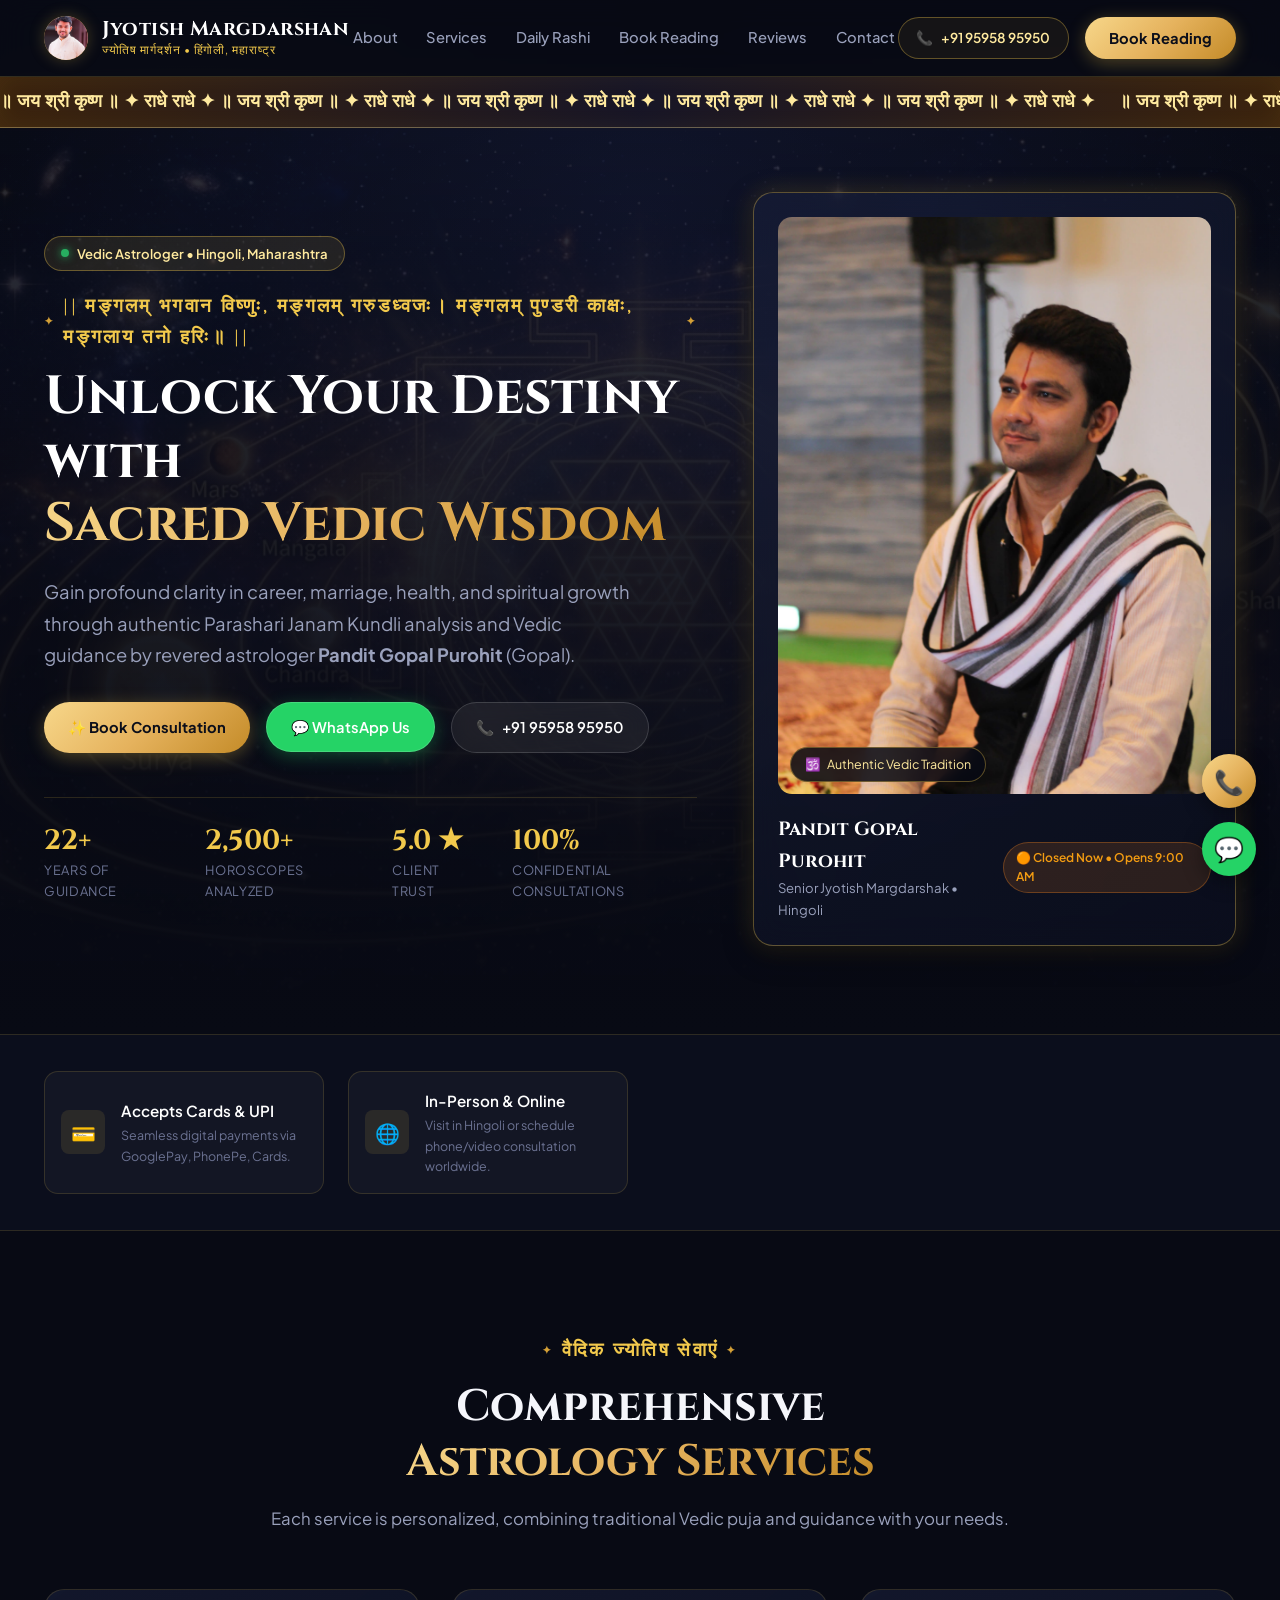
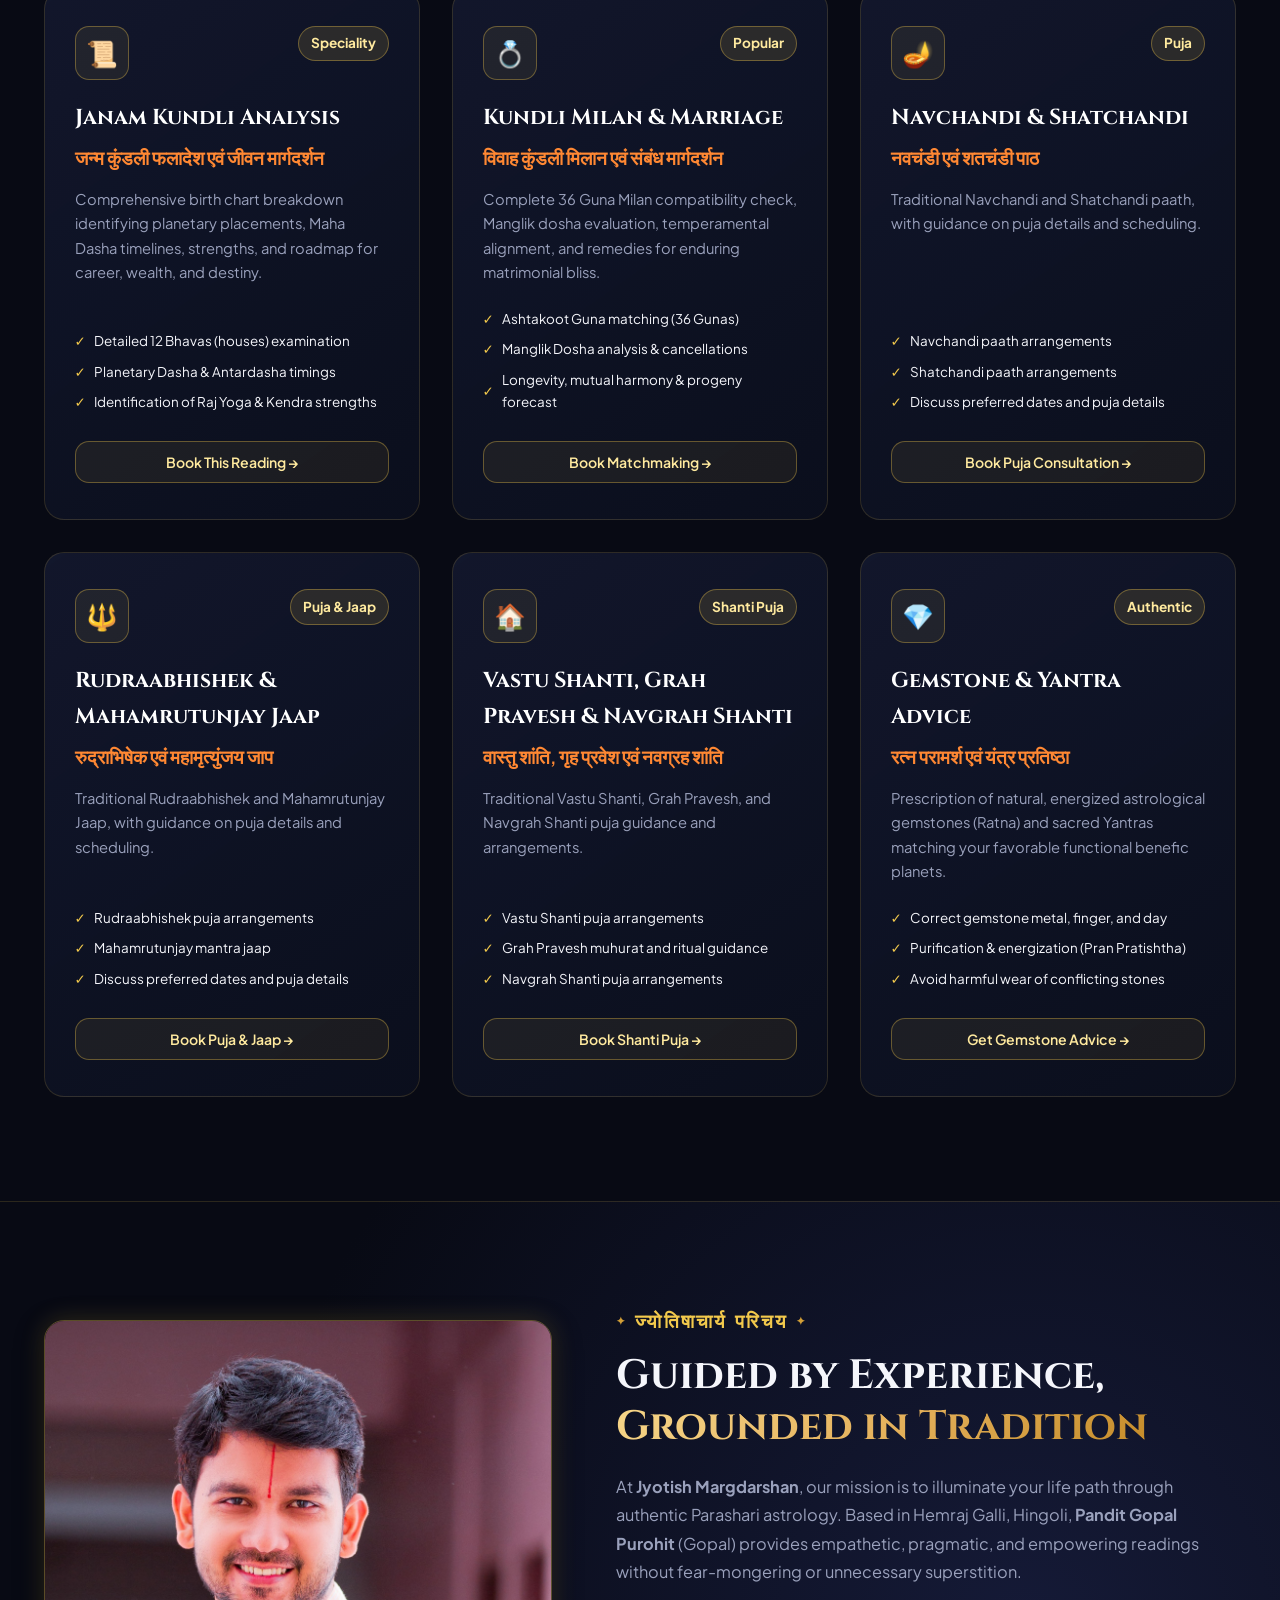
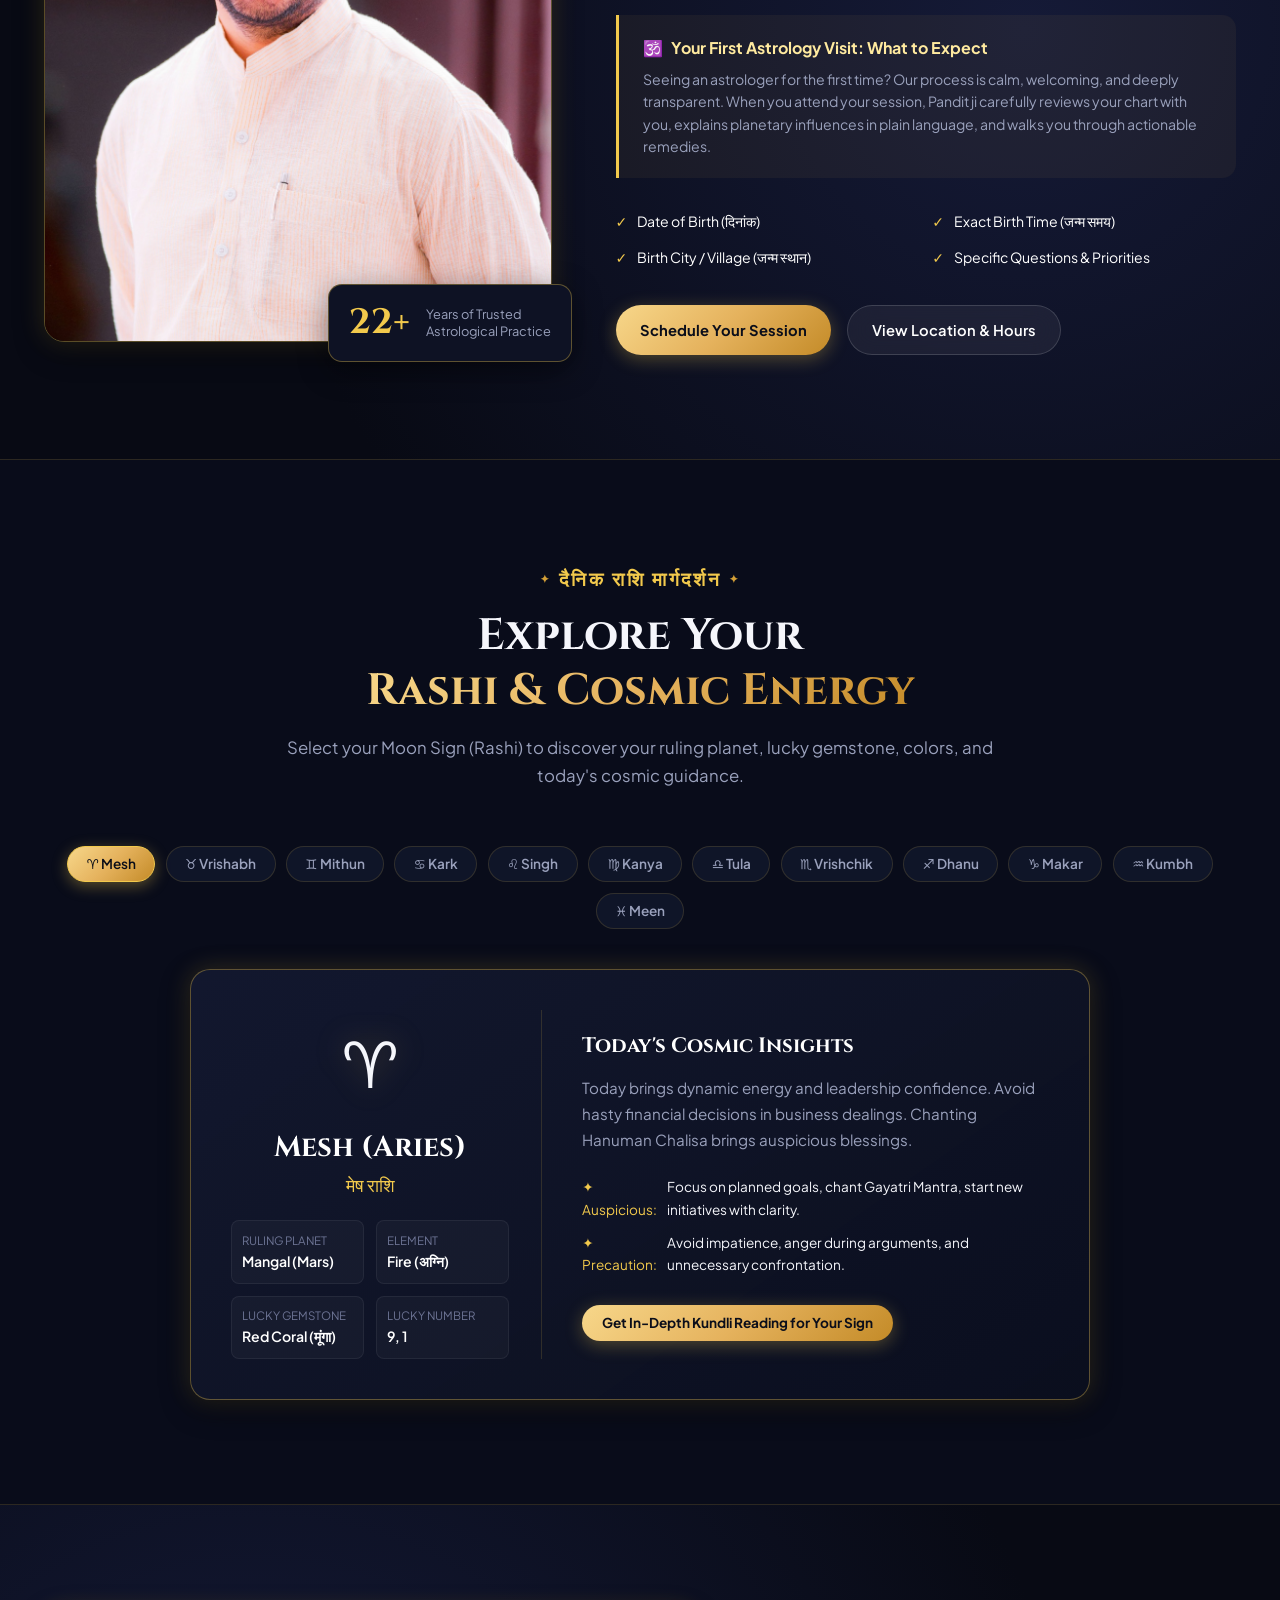
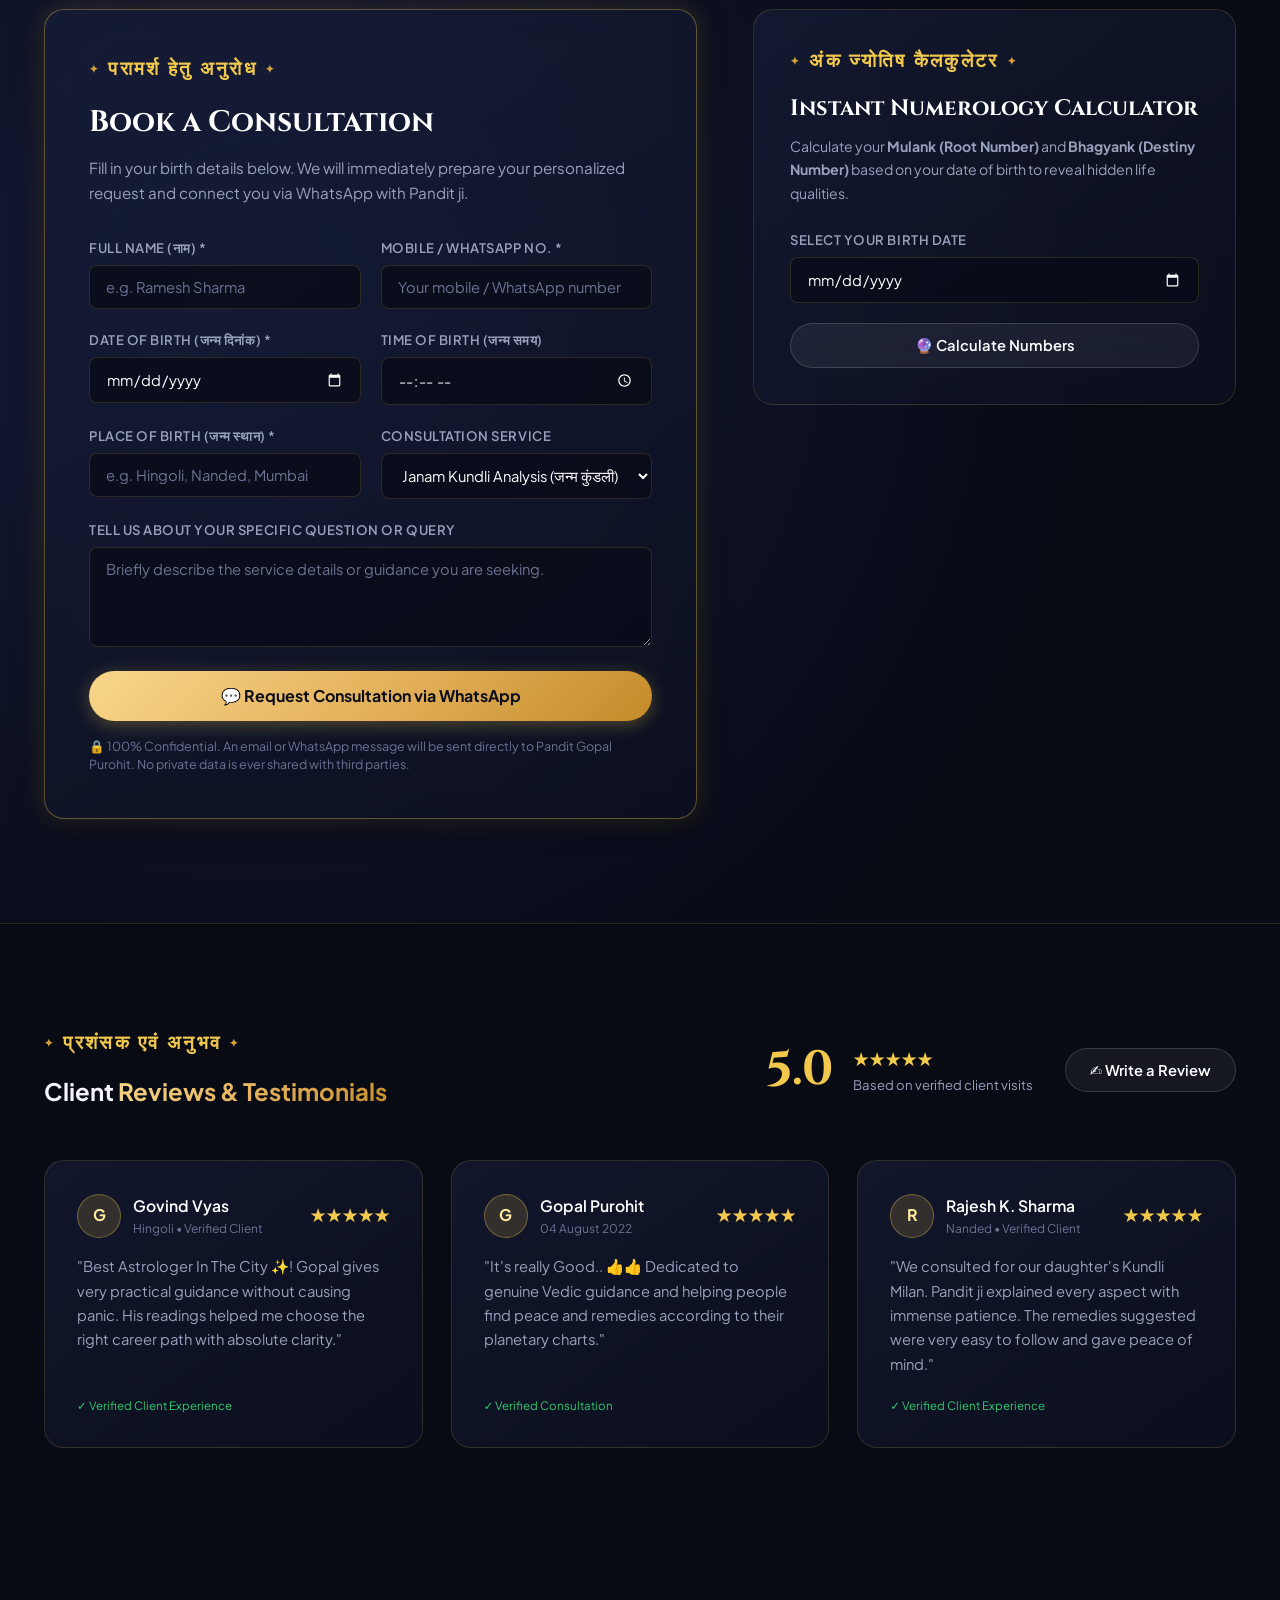
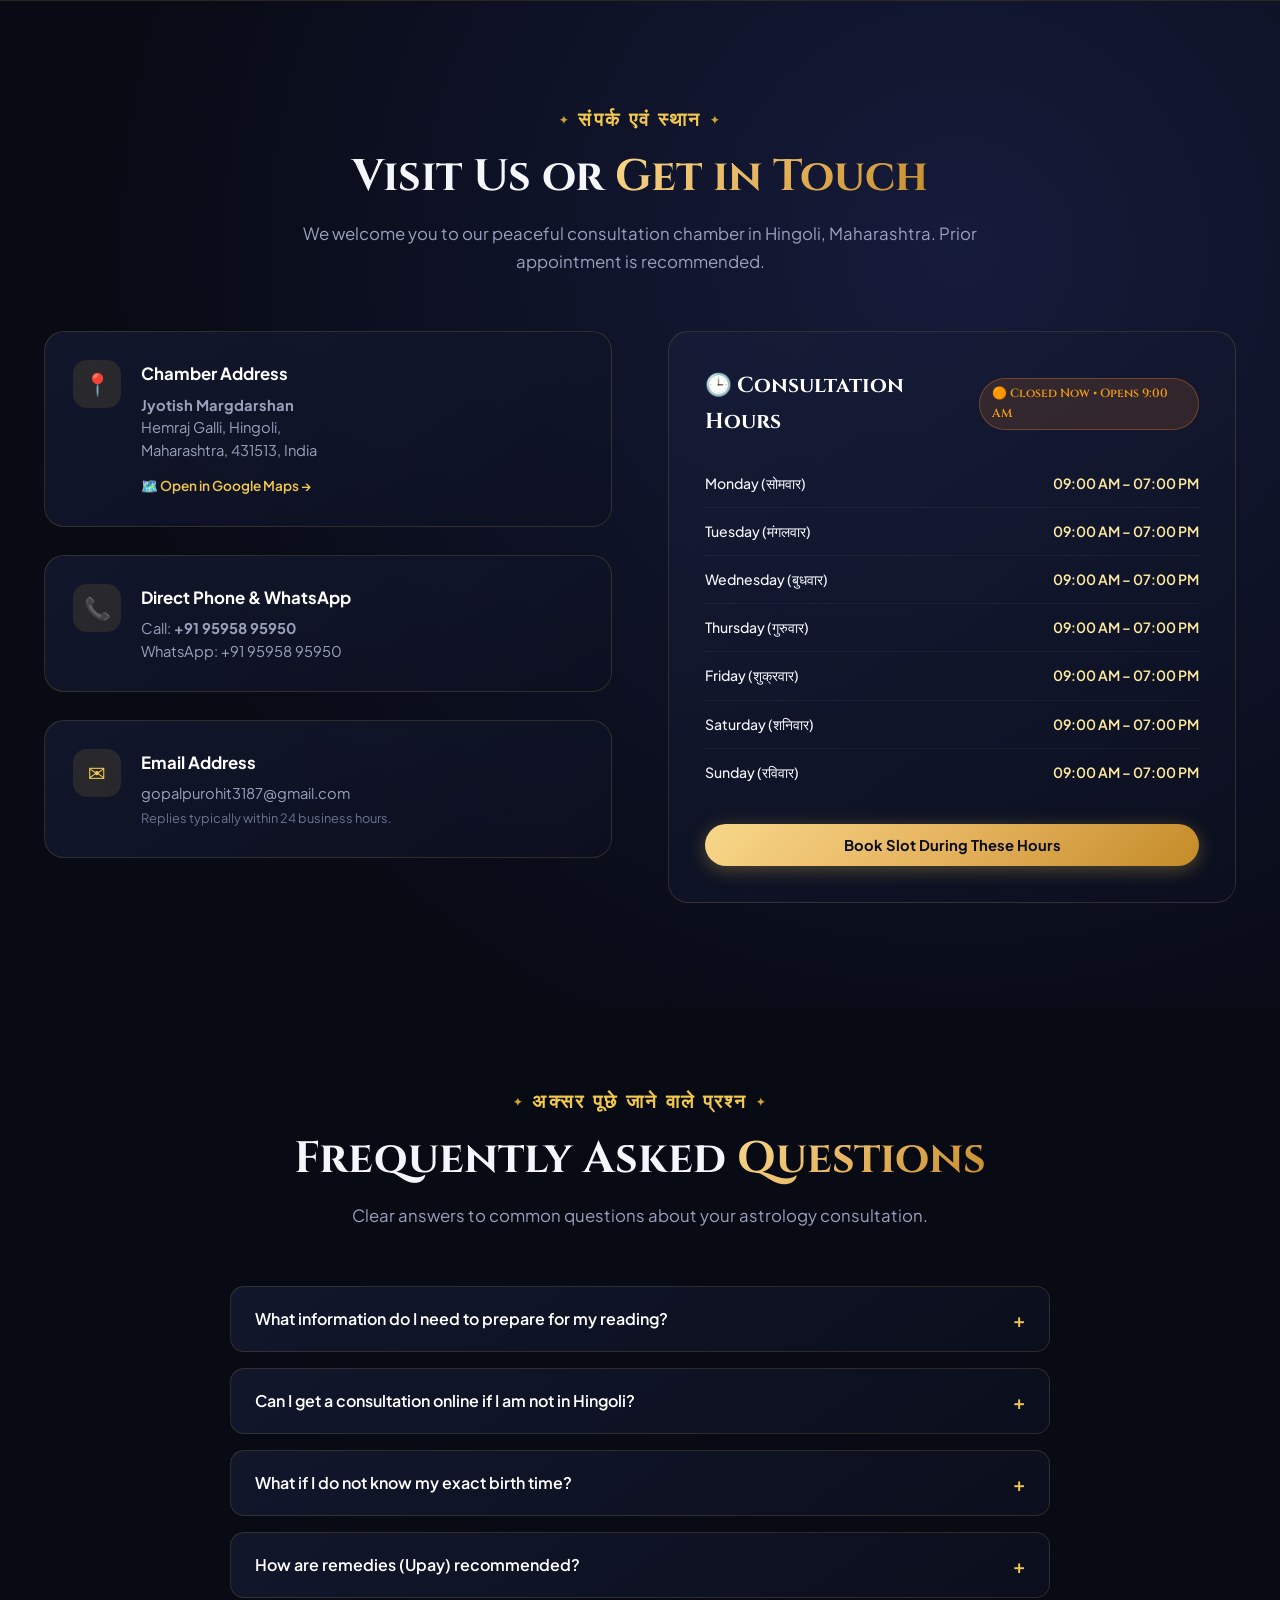
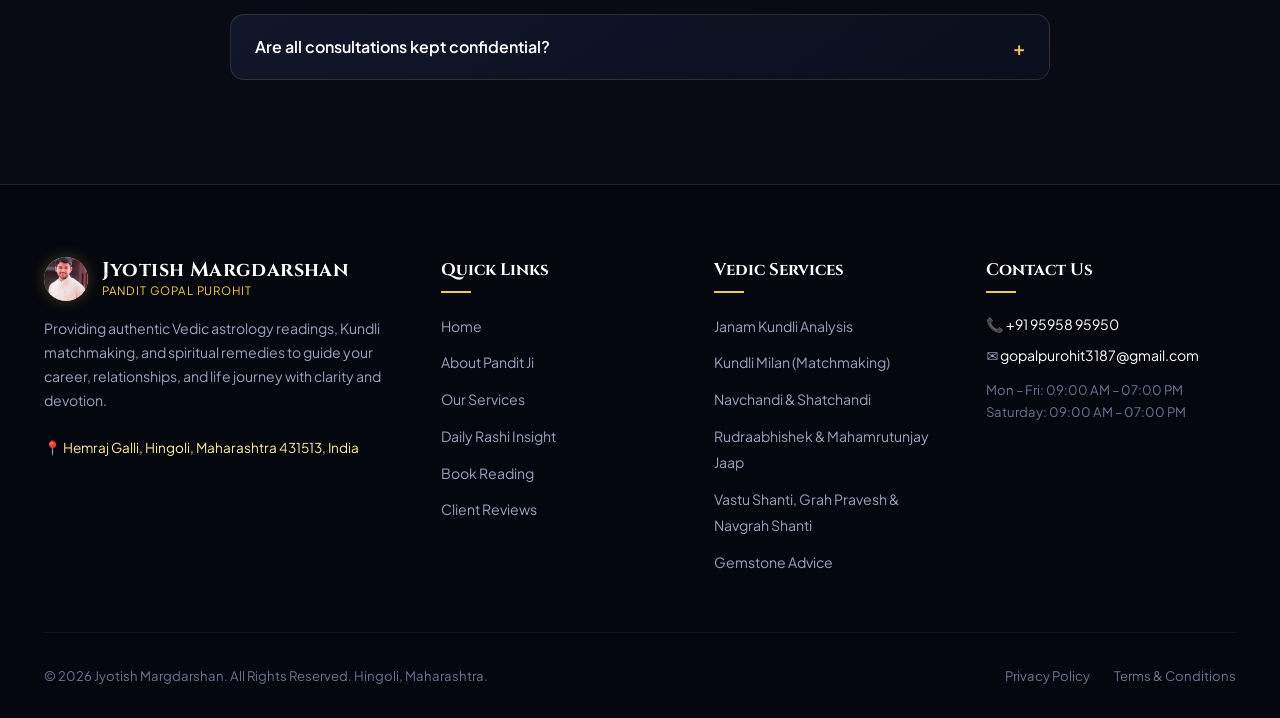
<file: index.html>
<!DOCTYPE html>
<html lang="en">
<head>
  <meta charset="UTF-8">
  <meta name="viewport" content="width=device-width, initial-scale=1.0, maximum-scale=5.0">
  <title>Jyotish Margdarshan | Gopal Purohit</title>
  
  <!-- SEO Meta Tags -->
  <meta name="description" content="हिंगोली, महाराष्ट्र के पंडित गोपाल पुरोहित से वैदिक ज्योतिष, कुंडली विश्लेषण, कुंडली मिलान, विवाह परामर्श और जीवन मार्गदर्शन प्राप्त करें। ऑनलाइन या व्यक्तिगत परामर्श बुक करें।">
  <meta name="keywords" content="Jyotish Margdarshan,Jyotish Gopal, Jyotish Purohit, Gopal Margdarshan, Purohit Margdarshan, Gopal Hingoli, Purohit Hingoli, Gopal Purohit, Gopal, Astrologer in Hingoli, Kundli reading, Vedic Astrology Maharashtra, Kundli Milan, Horoscope Hingoli">
  <meta name="author" content="Pandit Gopal Purohit">
  
  <!-- Open Graph / Social -->
  <meta property="og:type" content="business.business">
  <meta property="og:title" content="ज्योतिष मार्गदर्शन – पंडित गोपाल पुरोहित द्वारा ज्योतिष परामर्श">
  <meta property="og:description" content="पंडित गोपाल पुरोहित के साथ जानें वैदिक ज्योतिष, कुंडली मिलान और जीवन मार्गदर्शन। आज ही परामर्श बुक करें।">
  <meta property="og:image" content="assets/images/hero_original.jpg" data-profile-content="images.hero">
  
  <!-- Google Fonts -->
  <link rel="preconnect" href="https://fonts.googleapis.com">
  <link rel="preconnect" href="https://fonts.gstatic.com" crossorigin>
  <link href="https://fonts.googleapis.com/css2?family=Cinzel:wght@600;700;800;900&family=Plus+Jakarta+Sans:wght@400;500;600;700&display=swap" rel="stylesheet">
  
  <!-- Favicon -->
  <link rel="icon" type="image/jpeg" href="assets/images/avatar_original.jpg">
  
  <!-- Stylesheet -->
  <link rel="stylesheet" href="assets/css/style.css">

  <!-- Schema.org Structured Data -->
  <script type="application/ld+json">
  {
    "@context": "https://schema.org",
    "@type": "LocalBusiness",
    "name": "Jyotish Margdarshan",
    "image": "assets/images/hero_original.jpg",
    "@id": "https://jyotish-margdarshan.ueniweb.com",
    "url": "https://jyotish-margdarshan.ueniweb.com",
    "telephone": "",
    "email": "gopalpurohit3187@gmail.com",
    "priceRange": "₹₹",
    "address": {
      "@type": "PostalAddress",
      "streetAddress": "Hemraj Galli",
      "addressLocality": "Hingoli",
      "addressRegion": "Maharashtra",
      "postalCode": "431513",
      "addressCountry": "IN"
    },
    "geo": {
      "@type": "GeoCoordinates",
      "latitude": 19.7173703,
      "longitude": 77.1493722
    },
    "openingHoursSpecification": [
      {
        "@type": "OpeningHoursSpecification",
        "dayOfWeek": ["Monday", "Tuesday", "Wednesday", "Thursday", "Friday"],
        "opens": "09:00",
        "closes": "19:00"
      }
    ]
  }
  </script>
</head>
<body>

  <!-- ==========================================================================
       SITE HEADER & NAVIGATION
       ========================================================================== -->
  <header class="site-header">
    <div class="container">
      <div class="nav-inner">
        <!-- Brand Logo -->
        <a href="#hero" class="brand-logo" aria-label="Jyotish Margdarshan Home">
          <div class="brand-icon">
            <img src="assets/images/avatar_original.jpg" alt="Pandit Gopal Purohit Logo">
          </div>
          <div class="brand-text">
            <span class="brand-title" data-profile="business.name">Jyotish Margdarshan</span>
            <span class="brand-subtitle" data-profile="business.subtitleHindi">ज्योतिष मार्गदर्शन • हिंगोली, महाराष्ट्र</span>
          </div>
        </a>

        <!-- Desktop Navigation Links -->
        <nav aria-label="Main Navigation">
          <ul class="nav-links">
            <li><a href="#about" class="nav-link">About</a></li>
            <li><a href="#services" class="nav-link">Services</a></li>
            <li><a href="#horoscope" class="nav-link">Daily Rashi</a></li>
            <li><a href="#booking" class="nav-link">Book Reading</a></li>
            <li><a href="#reviews" class="nav-link">Reviews</a></li>
            <li><a href="#contact" class="nav-link">Contact</a></li>
          </ul>
        </nav>

        <!-- Header Actions -->
        <div class="nav-actions">
          <a href="tel:" class="btn-header-call" data-profile-link="tel">
            <span>📞</span> <span data-profile="contact.phone"></span>
          </a>
          <button class="btn-primary" data-modal="consultation">
            Book Reading
          </button>
        </div>

        <!-- Mobile Toggle Button -->
        <button class="mobile-toggle" aria-label="Open mobile navigation menu">
          ☰
        </button>
      </div>
    </div>
  </header>

  <div class="spiritual-marquee" aria-label="आध्यात्मिक संदेश">
    <div class="spiritual-marquee-track">
      <span class="spiritual-marquee-group">॥ जय श्री कृष्ण ॥ ✦ राधे राधे ✦ ॥ जय श्री कृष्ण ॥ ✦ राधे राधे ✦ ॥ जय श्री कृष्ण ॥ ✦ राधे राधे ✦ ॥ जय श्री कृष्ण ॥ ✦ राधे राधे ✦ ॥ जय श्री कृष्ण ॥ ✦ राधे राधे ✦</span>
      <span class="spiritual-marquee-group" aria-hidden="true">॥ जय श्री कृष्ण ॥ ✦ राधे राधे ✦ ॥ जय श्री कृष्ण ॥ ✦ राधे राधे ✦ ॥ जय श्री कृष्ण ॥ ✦ राधे राधे ✦ ॥ जय श्री कृष्ण ॥ ✦ राधे राधे ✦ ॥ जय श्री कृष्ण ॥ ✦ राधे राधे ✦</span>
    </div>
  </div>

  <!-- Mobile Drawer Menu -->
  <div class="mobile-drawer" aria-label="Mobile Navigation Drawer">
    <a href="#hero" class="nav-link">Home</a>
    <a href="#about" class="nav-link">About Pandit Ji</a>
    <a href="#services" class="nav-link">Astrology Services</a>
    <a href="#horoscope" class="nav-link">Daily Rashi Insight</a>
    <a href="#booking" class="nav-link">Book Consultation</a>
    <a href="#reviews" class="nav-link">Client Reviews</a>
    <a href="#contact" class="nav-link">Location & Contact</a>
    <div style="margin-top: 1rem; display: flex; flex-direction: column; gap: 0.75rem;">
      <a href="tel:" class="btn-primary" data-profile-link="tel" style="text-align: center;">
        📞 Call: <span data-profile="contact.phone"></span>
      </a>
      <a href="https://wa.me/" target="_blank" rel="noopener" class="btn-whatsapp" data-profile-link="whatsapp" style="text-align: center; padding: 0.75rem; border-radius: 9999px; font-weight: 700;">
        💬 Chat on WhatsApp
      </a>
    </div>
  </div>

  <main>
    <!-- ==========================================================================
         HERO SECTION
         ========================================================================== -->
    <section id="hero" class="hero-section">
      <img src="assets/images/celestial_hero.jpg" alt="" class="hero-bg-media">
      <div class="hero-overlay-gradient"></div>

      <div class="container hero-content">
        <!-- Hero Text -->
        <div class="hero-text">
          <div class="hero-badge-wrap">
            <span class="hero-badge-dot"></span>
            <span>Vedic Astrologer • <span data-profile="location.city">Hingoli</span>, <span data-profile="location.state">Maharashtra</span></span>
          </div>

          <span class="sanskrit-sub" data-profile="business.sanskritMotto">|| मङ्गलम् भगवान विष्णुः, मङ्गलम् गरुडध्वजः। <br> मङ्गलम् पुण्डरी काक्षः, मङ्गलाय तनो हरिः॥ ||</span>
          <h1>Unlock Your Destiny with <span class="title-gold">Sacred Vedic Wisdom</span></h1>
          
          <p class="hero-lead">
            Gain profound clarity in career, marriage, health, and spiritual growth through authentic Parashari Janam Kundli analysis and Vedic guidance by revered astrologer <strong data-profile="astrologer.name">पंडित गोपाल पुरोहित</strong> (<span data-profile="astrologer.shortName">गोपाल</span>).
          </p>

          <div class="hero-cta-group">
            <button class="btn-primary" data-modal="consultation">
              ✨ Book Consultation
            </button>
            <a href="https://wa.me/" target="_blank" rel="noopener" class="btn-secondary btn-whatsapp" data-profile-link="whatsapp">
              💬 WhatsApp Us
            </a>
            <a href="tel:" class="btn-secondary" data-profile-link="tel">
              📞 <span data-profile="contact.phone"></span>
            </a>
          </div>

          <div class="hero-trust-metrics">
            <div class="metric-item">
              <span class="metric-number" data-profile="astrologer.experienceYears">22+</span>
              <span class="metric-label">Years of Guidance</span>
            </div>
            <div class="metric-item">
              <span class="metric-number" data-profile="astrologer.horoscopesAnalyzed">2,500+</span>
              <span class="metric-label">Horoscopes Analyzed</span>
            </div>
            <div class="metric-item">
              <span class="metric-number"><span data-profile="astrologer.rating">4.9</span> ★</span>
              <span class="metric-label">Client Trust</span>
            </div>
            <div class="metric-item">
              <span class="metric-number">100%</span>
              <span class="metric-label">Confidential Consultations</span>
            </div>
          </div>
        </div>

        <!-- Hero Astrologer Feature Card -->
        <div class="hero-visual-card">
          <div class="hero-image-wrap hero-profile-image">
            <img src="assets/images/hero_original.jpg" data-profile-src="images.hero" alt="Pandit Gopal Purohit">
            <div class="hero-visual-badge">
              <span>🕉️</span> Authentic Vedic Tradition
            </div>
          </div>
          <div class="pandit-brief">
            <div class="pandit-brief-info">
              <h4 data-profile="astrologer.name">Pandit Gopal Purohit</h4>
              <p data-profile="astrologer.title">Senior Jyotish Margdarshak • Hingoli</p>
            </div>
            <span class="live-status-pill">🟢 Open Now • Available</span>
          </div>
        </div>
      </div>
    </section>

    <!-- ==========================================================================
         TRUST & AMENITIES STRIP
         ========================================================================== -->
    <section class="trust-strip">
      <div class="container">
        <div class="trust-grid">
          <div class="trust-box">
            <div class="trust-icon">💳</div>
            <div>
              <h4>Accepts Cards & UPI</h4>
              <p>Seamless digital payments via GooglePay, PhonePe, Cards.</p>
            </div>
          </div>
          <div class="trust-box">
            <div class="trust-icon">🌐</div>
            <div>
              <h4>In-Person & Online</h4>
              <p>Visit in <span data-profile="location.city">Hingoli</span> or schedule phone/video consultation worldwide.</p>
            </div>
          </div>
        </div>
      </div>
    </section>

    <!-- ==========================================================================
         SERVICES SECTION
         ========================================================================== -->
    <section id="services" class="services-section">
      <div class="container">
        <div class="section-head">
          <span class="sanskrit-sub">वैदिक ज्योतिष सेवाएं</span>
          <h2>Comprehensive <span class="title-gold">Astrology Services</span></h2>
          <p>Each service is personalized, combining traditional Vedic puja and guidance with your needs.</p>
        </div>

        <div class="services-grid">
          <!-- Service 1 -->
          <article class="service-card">
            <div class="service-header">
              <div class="service-symbol">📜</div>
              <span class="service-price-tag">Speciality</span>
            </div>
            <h3>Janam Kundli Analysis</h3>
            <div class="service-hindi">जन्म कुंडली फलादेश एवं जीवन मार्गदर्शन</div>
            <p>Comprehensive birth chart breakdown identifying planetary placements, Maha Dasha timelines, strengths, and roadmap for career, wealth, and destiny.</p>
            <ul class="service-features-list">
              <li>Detailed 12 Bhavas (houses) examination</li>
              <li>Planetary Dasha & Antardasha timings</li>
              <li>Identification of Raj Yoga & Kendra strengths</li>
            </ul>
            <button class="btn-book-service" data-modal="consultation" data-service="Janam Kundli Analysis">
              Book This Reading →
            </button>
          </article>

          <!-- Service 2 -->
          <article class="service-card">
            <div class="service-header">
              <div class="service-symbol">💍</div>
              <span class="service-price-tag">Popular</span>
            </div>
            <h3>Kundli Milan & Marriage</h3>
            <div class="service-hindi">विवाह कुंडली मिलान एवं संबंध मार्गदर्शन</div>
            <p>Complete 36 Guna Milan compatibility check, Manglik dosha evaluation, temperamental alignment, and remedies for enduring matrimonial bliss.</p>
            <ul class="service-features-list">
              <li>Ashtakoot Guna matching (36 Gunas)</li>
              <li>Manglik Dosha analysis & cancellations</li>
              <li>Longevity, mutual harmony & progeny forecast</li>
            </ul>
            <button class="btn-book-service" data-modal="consultation" data-service="Kundli Milan & Marriage">
              Book Matchmaking →
            </button>
          </article>

          <!-- Service 3 -->
          <article class="service-card">
            <div class="service-header">
              <div class="service-symbol">🪔</div>
              <span class="service-price-tag">Puja</span>
            </div>
            <h3>Navchandi & Shatchandi</h3>
            <div class="service-hindi">नवचंडी एवं शतचंडी पाठ</div>
            <p>Traditional Navchandi and Shatchandi paath, with guidance on puja details and scheduling.</p>
            <ul class="service-features-list">
              <li>Navchandi paath arrangements</li>
              <li>Shatchandi paath arrangements</li>
              <li>Discuss preferred dates and puja details</li>
            </ul>
            <button class="btn-book-service" data-modal="consultation" data-service="Navchandi & Shatchandi">
              Book Puja Consultation →
            </button>
          </article>

          <!-- Service 4 -->
          <article class="service-card">
            <div class="service-header">
              <div class="service-symbol">🔱</div>
              <span class="service-price-tag">Puja & Jaap</span>
            </div>
            <h3>Rudraabhishek & Mahamrutunjay Jaap</h3>
            <div class="service-hindi">रुद्राभिषेक एवं महामृत्युंजय जाप</div>
            <p>Traditional Rudraabhishek and Mahamrutunjay Jaap, with guidance on puja details and scheduling.</p>
            <ul class="service-features-list">
              <li>Rudraabhishek puja arrangements</li>
              <li>Mahamrutunjay mantra jaap</li>
              <li>Discuss preferred dates and puja details</li>
            </ul>
            <button class="btn-book-service" data-modal="consultation" data-service="Rudraabhishek & Mahamrutunjay Jaap">
              Book Puja & Jaap →
            </button>
          </article>

          <!-- Service 5 -->
          <article class="service-card">
            <div class="service-header">
              <div class="service-symbol">🏠</div>
              <span class="service-price-tag">Shanti Puja</span>
            </div>
            <h3>Vastu Shanti, Grah Pravesh & Navgrah Shanti</h3>
            <div class="service-hindi">वास्तु शांति, गृह प्रवेश एवं नवग्रह शांति</div>
            <p>Traditional Vastu Shanti, Grah Pravesh, and Navgrah Shanti puja guidance and arrangements.</p>
            <ul class="service-features-list">
              <li>Vastu Shanti puja arrangements</li>
              <li>Grah Pravesh muhurat and ritual guidance</li>
              <li>Navgrah Shanti puja arrangements</li>
            </ul>
            <button class="btn-book-service" data-modal="consultation" data-service="Vastu Shanti, Grah Pravesh & Navgrah Shanti">
              Book Shanti Puja →
            </button>
          </article>

          <!-- Service 6 -->
          <article class="service-card">
            <div class="service-header">
              <div class="service-symbol">💎</div>
              <span class="service-price-tag">Authentic</span>
            </div>
            <h3>Gemstone & Yantra Advice</h3>
            <div class="service-hindi">रत्न परामर्श एवं यंत्र प्रतिष्ठा</div>
            <p>Prescription of natural, energized astrological gemstones (Ratna) and sacred Yantras matching your favorable functional benefic planets.</p>
            <ul class="service-features-list">
              <li>Correct gemstone metal, finger, and day</li>
              <li>Purification & energization (Pran Pratishtha)</li>
              <li>Avoid harmful wear of conflicting stones</li>
            </ul>
            <button class="btn-book-service" data-modal="consultation" data-service="Gemstone & Yantra Advice">
              Get Gemstone Advice →
            </button>
          </article>
        </div>
      </div>
    </section>

    <!-- ==========================================================================
         ABOUT PANDIT JI & THE FIRST VISIT EXPERIENCE
         ========================================================================== -->
    <section id="about" class="about-section">
      <div class="container">
        <div class="about-grid">
          <!-- Portrait & Legacy Card -->
          <div class="about-media-col">
            <div class="about-portrait-card">
              <img src="assets/images/avatar_original.jpg" alt="Pandit Gopal Purohit Astrologer Hingoli">
            </div>
            <div class="about-floating-badge">
              <span class="badge-years" data-profile="astrologer.experienceYears">22+</span>
              <span class="badge-text">Years of Trusted<br>Astrological Practice</span>
            </div>
          </div>

          <!-- About Details -->
          <div class="about-text-col">
            <span class="sanskrit-sub">ज्योतिषाचार्य परिचय</span>
            <h2>Guided by Experience, <span class="title-gold">Grounded in Tradition</span></h2>
            <p class="about-desc">
              At <strong data-profile="business.name">Jyotish Margdarshan</strong>, our mission is to illuminate your life path through authentic Parashari astrology. Based in <span data-profile="location.street">Hemraj Galli</span>, <span data-profile="location.city">Hingoli</span>, <strong data-profile="astrologer.name">Pandit Gopal Purohit</strong> (<span data-profile="astrologer.shortName">Gopal</span>) provides empathetic, pragmatic, and empowering readings without fear-mongering or unnecessary superstition.
            </p>

            <!-- First Visit Feature Box -->
            <div class="first-visit-box">
              <h4><span>🕉️</span> Your First Astrology Visit: What to Expect</h4>
              <p>
                Seeing an astrologer for the first time? Our process is calm, welcoming, and deeply transparent. When you attend your session, Pandit ji carefully reviews your chart with you, explains planetary influences in plain language, and walks you through actionable remedies.
              </p>
            </div>

            <!-- What to bring checklist -->
            <div class="visit-checklist">
              <div class="check-item"><span>✓</span> Date of Birth (दिनांक)</div>
              <div class="check-item"><span>✓</span> Exact Birth Time (जन्म समय)</div>
              <div class="check-item"><span>✓</span> Birth City / Village (जन्म स्थान)</div>
              <div class="check-item"><span>✓</span> Specific Questions & Priorities</div>
            </div>

            <div style="display: flex; gap: 1rem; flex-wrap: wrap;">
              <button class="btn-primary" data-modal="consultation">
                Schedule Your Session
              </button>
              <a href="#contact" class="btn-secondary">
                View Location & Hours
              </a>
            </div>
          </div>
        </div>
      </div>
    </section>

    <!-- ==========================================================================
         INTERACTIVE HOROSCOPE / RASHI EXPLORER
         ========================================================================== -->
    <section id="horoscope" class="horoscope-section">
      <div class="container">
        <div class="section-head">
          <span class="sanskrit-sub">दैनिक राशि मार्गदर्शन</span>
          <h2>Explore Your <span class="title-gold">Rashi & Cosmic Energy</span></h2>
          <p>Select your Moon Sign (Rashi) to discover your ruling planet, lucky gemstone, colors, and today's cosmic guidance.</p>
        </div>

        <!-- Rashi Selector Buttons -->
        <div class="rashi-nav">
          <button class="rashi-btn active" data-rashi="mesh">♈ Mesh</button>
          <button class="rashi-btn" data-rashi="vrishabh">♉ Vrishabh</button>
          <button class="rashi-btn" data-rashi="mithun">♊ Mithun</button>
          <button class="rashi-btn" data-rashi="kark">♋ Kark</button>
          <button class="rashi-btn" data-rashi="singh">♌ Singh</button>
          <button class="rashi-btn" data-rashi="kanya">♍ Kanya</button>
          <button class="rashi-btn" data-rashi="tula">♎ Tula</button>
          <button class="rashi-btn" data-rashi="vrishchik">♏ Vrishchik</button>
          <button class="rashi-btn" data-rashi="dhanu">♐ Dhanu</button>
          <button class="rashi-btn" data-rashi="makar">♑ Makar</button>
          <button class="rashi-btn" data-rashi="kumbh">♒ Kumbh</button>
          <button class="rashi-btn" data-rashi="meen">♓ Meen</button>
        </div>

        <!-- Dynamic Rashi Card -->
        <div class="rashi-card">
          <div class="rashi-summary-col">
            <span class="rashi-big-icon">♈</span>
            <div class="rashi-name-en">Mesh (Aries)</div>
            <div class="rashi-name-hi">मेष राशि</div>

            <div class="rashi-meta-grid">
              <div class="rashi-meta-item">
                <div class="rashi-meta-label">Ruling Planet</div>
                <div class="rashi-meta-val rashi-val-planet">Mangal (Mars)</div>
              </div>
              <div class="rashi-meta-item">
                <div class="rashi-meta-label">Element</div>
                <div class="rashi-meta-val rashi-val-element">Fire (अग्नि)</div>
              </div>
              <div class="rashi-meta-item">
                <div class="rashi-meta-label">Lucky Gemstone</div>
                <div class="rashi-meta-val rashi-val-gem">Red Coral (मूंगा)</div>
              </div>
              <div class="rashi-meta-item">
                <div class="rashi-meta-label">Lucky Number</div>
                <div class="rashi-meta-val rashi-val-num">9, 1</div>
              </div>
            </div>
          </div>

          <div class="rashi-insights-col">
            <h4>Today's Cosmic Insights</h4>
            <p class="rashi-guidance-text">
              Dynamic energy and strong leadership confidence guide you today. Avoid hasty financial decisions in business dealings. Chanting Hanuman Chalisa brings auspicious blessings.
            </p>

            <div class="rashi-dos-donts">
              <div class="rashi-tip">
                <span>✦ Auspicious:</span> <div class="rashi-tip-dos">Focus on planned goals, chant Gayatri Mantra, start new initiatives with clarity.</div>
              </div>
              <div class="rashi-tip">
                <span>✦ Precaution:</span> <div class="rashi-tip-donts">Avoid impatience, anger during arguments, and unnecessary confrontation.</div>
              </div>
            </div>

            <button class="btn-primary" data-modal="consultation" data-service="Personalized Rashi Reading" style="font-size: 0.85rem; padding: 0.6rem 1.25rem;">
              Get In-Depth Kundli Reading for Your Sign
            </button>
          </div>
        </div>
      </div>
    </section>

    <!-- ==========================================================================
         CONSULTATION BOOKING & NUMEROLOGY SECTION
         ========================================================================== -->
    <section id="booking" class="booking-section">
      <div class="container">
        <div class="booking-wrapper">
          <!-- Left: Main Consultation Booking Form -->
          <div class="booking-card">
            <div class="booking-card-head">
              <span class="sanskrit-sub">परामर्श हेतु अनुरोध</span>
              <h3>Book a Consultation</h3>
              <p>Fill in your birth details below. We will immediately prepare your personalized request and connect you via WhatsApp with Pandit ji.</p>
            </div>

            <form class="booking-form-action" id="page-booking-form">
              <div class="form-grid">
                <div class="form-group">
                  <label for="book-name">Full Name (नाम) *</label>
                  <input type="text" id="book-name" name="name" class="form-control" placeholder="e.g. Ramesh Sharma" required>
                </div>
                <div class="form-group">
                  <label for="book-phone">Mobile / WhatsApp No. *</label>
                  <input type="tel" id="book-phone" name="phone" class="form-control" placeholder="Your mobile / WhatsApp number" required>
                </div>
                <div class="form-group">
                  <label for="book-dob">Date of Birth (जन्म दिनांक) *</label>
                  <input type="date" id="book-dob" name="dob" class="form-control" required>
                </div>
                <div class="form-group">
                  <label for="book-tob">Time of Birth (जन्म समय)</label>
                  <input type="time" id="book-tob" name="tob" class="form-control">
                </div>
                <div class="form-group">
                  <label for="book-pob">Place of Birth (जन्म स्थान) *</label>
                  <input type="text" id="book-pob" name="pob" class="form-control" placeholder="e.g. Hingoli, Nanded, Mumbai" required>
                </div>
                <div class="form-group">
                  <label for="book-service">Consultation Service</label>
                  <select id="book-service" name="service" class="form-control">
                    <option value="Janam Kundli Analysis">Janam Kundli Analysis (जन्म कुंडली)</option>
                    <option value="Kundli Milan & Marriage">Kundli Milan & Marriage (विवाह मिलान)</option>
                    <option value="Navchandi & Shatchandi">Navchandi & Shatchandi (नवचंडी एवं शतचंडी)</option>
                    <option value="Rudraabhishek & Mahamrutunjay Jaap">Rudraabhishek & Mahamrutunjay Jaap (रुद्राभिषेक एवं महामृत्युंजय जाप)</option>
                    <option value="Vastu Shanti, Grah Pravesh & Navgrah Shanti">Vastu Shanti, Grah Pravesh & Navgrah Shanti (वास्तु शांति एवं गृह प्रवेश)</option>
                    <option value="Gemstone & Yantra Advice">Gemstone & Yantra Advice (रत्न परामर्श)</option>
                  </select>
                </div>
                <div class="form-group full-width">
                  <label for="book-msg">Tell us about your specific question or query</label>
                  <textarea id="book-msg" name="message" class="form-control" placeholder="Briefly describe the service details or guidance you are seeking."></textarea>
                </div>
              </div>

              <button type="submit" class="btn-primary" style="width: 100%; padding: 0.9rem; font-size: 1rem;">
                💬 Request Consultation via WhatsApp
              </button>
              <p class="booking-disclaimer">
                🔒 100% Confidential. An email or WhatsApp message will be sent directly to <span data-profile="astrologer.name">Pandit Gopal Purohit</span>. No private data is ever shared with third parties.
              </p>
            </form>
          </div>

          <!-- Right: Numerology Calculator Mini Tool -->
          <div class="calculator-card">
            <span class="sanskrit-sub">अंक ज्योतिष कैलकुलेटर</span>
            <h3>Instant Numerology Calculator</h3>
            <p>Calculate your <strong>Mulank (Root Number)</strong> and <strong>Bhagyank (Destiny Number)</strong> based on your date of birth to reveal hidden life qualities.</p>

            <form id="numerology-form">
              <div class="form-group" style="margin-bottom: 1.25rem;">
                <label for="calc-dob">Select Your Birth Date</label>
                <input type="date" id="calc-dob" class="form-control" required>
              </div>
              <button type="submit" class="btn-secondary" style="width: 100%;">
                🔮 Calculate Numbers
              </button>
            </form>

            <div id="calc-result" class="calc-result-box">
              <div class="calc-numbers-row">
                <div class="calc-num-badge">
                  <span class="calc-num-val" id="res-mulank-val">7</span>
                  <span class="calc-num-lbl">Mulank (मूलांक)</span>
                </div>
                <div class="calc-num-badge">
                  <span class="calc-num-val" id="res-bhagyank-val">9</span>
                  <span class="calc-num-lbl">Bhagyank (भाग्यांक)</span>
                </div>
              </div>
              <div style="font-size: 0.88rem; color: #fff; margin-bottom: 0.4rem;">
                <strong>Ruling Planetary Influences:</strong> <span id="res-planet-val" style="color: var(--gold-primary);">Ketu & Mangal</span>
              </div>
              <p id="res-traits-val" style="font-size: 0.82rem; color: var(--text-muted); line-height: 1.5; margin-bottom: 0.85rem;"></p>
              <button class="btn-book-service" data-modal="consultation" data-service="Numerology & Kundli Reading" style="font-size: 0.8rem; padding: 0.5rem;">
                Get Detailed Numerology Report →
              </button>
            </div>
          </div>
        </div>
      </div>
    </section>

    <!-- ==========================================================================
         REVIEWS & TESTIMONIALS SECTION
         ========================================================================== -->
    <section id="reviews" class="reviews-section">
      <div class="container">
        <div class="reviews-header-bar">
          <div>
            <span class="sanskrit-sub">प्रशंसक एवं अनुभव</span>
            <h2>Client <span class="title-gold">Reviews & Testimonials</span></h2>
          </div>

          <div style="display: flex; align-items: center; gap: 2rem; flex-wrap: wrap;">
            <div class="rating-summary">
              <span class="big-rating" data-profile="astrologer.rating">4.9</span>
              <div>
                <div class="stars-row">★★★★★</div>
                <div style="font-size: 0.82rem; color: var(--text-muted);">Based on verified client visits</div>
              </div>
            </div>

            <button class="btn-secondary" id="add-review-btn">
              ✍️ Write a Review
            </button>
          </div>
        </div>

        <!-- Reviews Grid -->
        <div class="reviews-grid" id="reviews-container">
          <!-- Review 1 -->
          <div class="review-card">
            <div class="review-card-top">
              <div class="reviewer-profile">
                <div class="reviewer-avatar">G</div>
                <div>
                  <div class="reviewer-name">Govind Vyas</div>
                  <div class="review-date">Hingoli • Verified Client</div>
                </div>
              </div>
              <div class="stars-row">★★★★★</div>
            </div>
            <p class="review-body">
              "Best Astrologer In The City ✨! Gopal gives very practical guidance without causing panic. His readings helped me choose the right career path with absolute clarity."
            </p>
            <div class="verified-tag">✓ Verified Client Experience</div>
          </div>

          <!-- Review 2 -->
          <div class="review-card">
            <div class="review-card-top">
              <div class="reviewer-profile">
                <div class="reviewer-avatar">G</div>
                <div>
                  <div class="reviewer-name">Gopal Purohit</div>
                  <div class="review-date">04 August 2022</div>
                </div>
              </div>
              <div class="stars-row">★★★★★</div>
            </div>
            <p class="review-body">
              "It's really Good.. 👍👍 Dedicated to genuine Vedic guidance and helping people find peace and remedies according to their planetary charts."
            </p>
            <div class="verified-tag">✓ Verified Consultation</div>
          </div>

          <!-- Review 3 -->
          <div class="review-card">
            <div class="review-card-top">
              <div class="reviewer-profile">
                <div class="reviewer-avatar">R</div>
                <div>
                  <div class="reviewer-name">Rajesh K. Sharma</div>
                  <div class="review-date">Nanded • Verified Client</div>
                </div>
              </div>
              <div class="stars-row">★★★★★</div>
            </div>
            <p class="review-body">
              "We consulted for our daughter's Kundli Milan. Pandit ji explained every aspect with immense patience. The remedies suggested were very easy to follow and gave peace of mind."
            </p>
            <div class="verified-tag">✓ Verified Client Experience</div>
          </div>
        </div>
      </div>
    </section>

    <!-- ==========================================================================
         LOCATION, HOURS & CONTACT SECTION
         ========================================================================== -->
    <section id="contact" class="contact-section">
      <div class="container">
        <div class="section-head">
          <span class="sanskrit-sub">संपर्क एवं स्थान</span>
          <h2>Visit Us or <span class="title-gold">Get in Touch</span></h2>
          <p>We welcome you to our peaceful consultation chamber in <span data-profile="location.city">Hingoli</span>, <span data-profile="location.state">Maharashtra</span>. Prior appointment is recommended.</p>
        </div>

        <div class="contact-grid">
          <!-- Left: Contact Details -->
          <div class="contact-info-col">
            <div class="contact-box">
              <div class="contact-box-icon">📍</div>
              <div>
                <h4>Chamber Address</h4>
                <p>
                  <strong data-profile="business.name">Jyotish Margdarshan</strong><br>
                  <span data-profile="location.street">Hemraj Galli</span>, <span data-profile="location.city">Hingoli</span>,<br>
                  <span data-profile="location.state">Maharashtra</span>, <span data-profile="location.postalCode">431513</span>, <span data-profile="location.country">India</span>
                </p>
                <div style="margin-top: 0.6rem;">
                  <a href="https://maps.google.com/" target="_blank" rel="noopener" data-profile-maps style="color: var(--gold-primary); font-weight: 600; font-size: 0.85rem;">
                    🗺️ Open in Google Maps →
                  </a>
                </div>
              </div>
            </div>

            <div class="contact-box">
              <div class="contact-box-icon">📞</div>
              <div>
                <h4>Direct Phone & WhatsApp</h4>
                <p>
                  Call: <a href="tel:" data-profile-link="tel"><strong data-profile="contact.phone"></strong></a><br>
                  WhatsApp: <a href="https://wa.me/" target="_blank" rel="noopener" data-profile-link="whatsapp" data-profile="contact.phone"></a>
                </p>
              </div>
            </div>

            <div class="contact-box">
              <div class="contact-box-icon">✉️</div>
              <div>
                <h4>Email Address</h4>
                <p>
                  <a href="mailto:" data-profile-link="email" data-profile="contact.email">gopalpurohit3187@gmail.com</a>
                </p>
                <p style="font-size: 0.8rem; color: var(--text-dim); margin-top: 0.25rem;">
                  Replies typically within 24 business hours.
                </p>
              </div>
            </div>
          </div>

          <!-- Right: Opening Hours Table -->
          <div class="hours-card">
            <h3>
              <span>🕒 Consultation Hours</span>
              <span class="live-status-pill">🟢 Open Now • Available</span>
            </h3>

            <table class="hours-table">
              <tbody>
                <tr>
                  <td class="day-col">Monday (सोमवार)</td>
                  <td class="time-col" data-profile="hours.mondayFriday">09:00 AM – 07:00 PM</td>
                </tr>
                <tr>
                  <td class="day-col">Tuesday (मंगलवार)</td>
                  <td class="time-col" data-profile="hours.mondayFriday">09:00 AM – 07:00 PM</td>
                </tr>
                <tr>
                  <td class="day-col">Wednesday (बुधवार)</td>
                  <td class="time-col" data-profile="hours.mondayFriday">09:00 AM – 07:00 PM</td>
                </tr>
                <tr>
                  <td class="day-col">Thursday (गुरुवार)</td>
                  <td class="time-col" data-profile="hours.mondayFriday">09:00 AM – 07:00 PM</td>
                </tr>
                <tr>
                  <td class="day-col">Friday (शुक्रवार)</td>
                  <td class="time-col" data-profile="hours.mondayFriday">09:00 AM – 07:00 PM</td>
                </tr>
                <tr>
                  <td class="day-col">Saturday (शनिवार)</td>
                  <td class="time-col" data-profile="hours.saturday">Special Appointments</td>
                </tr>
                <tr>
                  <td class="day-col">Sunday (रविवार)</td>
                  <td class="time-col" data-profile="hours.sunday">By Prior Appointment</td>
                </tr>
              </tbody>
            </table>

            <div style="margin-top: 1.75rem;">
              <button class="btn-primary" data-modal="consultation" style="width: 100%;">
                Book Slot During These Hours
              </button>
            </div>
          </div>
        </div>
      </div>
    </section>

    <!-- ==========================================================================
         FAQ SECTION
         ========================================================================== -->
    <section class="faq-section">
      <div class="container">
        <div class="section-head">
          <span class="sanskrit-sub">अक्सर पूछे जाने वाले प्रश्न</span>
          <h2>Frequently Asked <span class="title-gold">Questions</span></h2>
          <p>Clear answers to common questions about your astrology consultation.</p>
        </div>

        <div class="faq-list">
          <div class="faq-item">
            <button class="faq-question">
              <span>What information do I need to prepare for my reading?</span>
              <span class="faq-icon">+</span>
            </button>
            <div class="faq-answer">
              You will need your exact date of birth, time of birth, and place (city/town) of birth. If you have an existing physical horoscope or Janampatri, bringing it along is helpful but not mandatory as we generate precise digital planetary charts.
            </div>
          </div>

          <div class="faq-item">
            <button class="faq-question">
              <span>Can I get a consultation online if I am not in <span data-profile="location.city">Hingoli</span>?</span>
              <span class="faq-icon">+</span>
            </button>
            <div class="faq-answer">
              Yes, absolutely! We provide telephonic and WhatsApp consultations for clients across India and internationally. Your chart will be analyzed with the same rigor, and detailed remedial guidance will be shared directly with you.
            </div>
          </div>

          <div class="faq-item">
            <button class="faq-question">
              <span>What if I do not know my exact birth time?</span>
              <span class="faq-icon">+</span>
            </button>
            <div class="faq-answer">
              If you do not know your exact birth time, share the details you have when booking. We will confirm what information is needed for your requested service.
            </div>
          </div>

          <div class="faq-item">
            <button class="faq-question">
              <span>How are remedies (Upay) recommended?</span>
              <span class="faq-icon">+</span>
            </button>
            <div class="faq-answer">
              We strictly focus on sattvic, authentic Vedic remedies—including daily prayers, mantra chanting, fasting discipline, holy donations, and gemstone prescriptions. We never recommend costly or fear-inducing rituals.
            </div>
          </div>

          <div class="faq-item">
            <button class="faq-question">
              <span>Are all consultations kept confidential?</span>
              <span class="faq-icon">+</span>
            </button>
            <div class="faq-answer">
              Yes, 100%. All personal discussions, birth information, family matters, and financial consultations are treated with strict confidentiality and respect.
            </div>
          </div>
        </div>
      </div>
    </section>
  </main>

  <!-- ==========================================================================
       SITE FOOTER
       ========================================================================== -->
  <footer class="site-footer">
    <div class="container">
      <div class="footer-grid">
        <!-- Brand Info -->
        <div class="footer-brand">
          <div class="brand-logo">
            <div class="brand-icon">
              <img src="assets/images/avatar_original.jpg" alt="Logo">
            </div>
            <div class="brand-text">
              <span class="brand-title" data-profile="business.name">Jyotish Margdarshan</span>
              <span class="brand-subtitle" data-profile="astrologer.name">Pandit Gopal Purohit</span>
            </div>
          </div>
          <p>
            Providing authentic Vedic astrology readings, Kundli matchmaking, and spiritual remedies to guide your career, relationships, and life journey with clarity and devotion.
          </p>
          <div style="font-size: 0.85rem; color: var(--gold-light);">
            📍 <span data-profile="location.formatted">Hemraj Galli, Hingoli, Maharashtra 431513</span>
          </div>
        </div>

        <!-- Quick Links -->
        <div class="footer-col">
          <h4>Quick Links</h4>
          <ul class="footer-links">
            <li><a href="#hero">Home</a></li>
            <li><a href="#about">About Pandit Ji</a></li>
            <li><a href="#services">Our Services</a></li>
            <li><a href="#horoscope">Daily Rashi Insight</a></li>
            <li><a href="#booking">Book Reading</a></li>
            <li><a href="#reviews">Client Reviews</a></li>
          </ul>
        </div>

        <!-- Astrology Services -->
        <div class="footer-col">
          <h4>Vedic Services</h4>
          <ul class="footer-links">
            <li><a href="#services">Janam Kundli Analysis</a></li>
            <li><a href="#services">Kundli Milan (Matchmaking)</a></li>
            <li><a href="#services">Navchandi & Shatchandi</a></li>
            <li><a href="#services">Rudraabhishek & Mahamrutunjay Jaap</a></li>
            <li><a href="#services">Vastu Shanti, Grah Pravesh & Navgrah Shanti</a></li>
            <li><a href="#services">Gemstone Advice</a></li>
          </ul>
        </div>

        <!-- Contact & Hours -->
        <div class="footer-col">
          <h4>Contact Us</h4>
          <p style="font-size: 0.88rem; color: var(--text-muted); margin-bottom: 0.5rem;">
            📞 <a href="tel:" data-profile-link="tel" style="color: #fff;"><span data-profile="contact.phone"></span></a>
          </p>
          <p style="font-size: 0.88rem; color: var(--text-muted); margin-bottom: 0.5rem;">
            ✉️ <a href="mailto:" data-profile-link="email" style="color: #fff;" data-profile="contact.email">gopalpurohit3187@gmail.com</a>
          </p>
          <p style="font-size: 0.82rem; color: var(--text-dim); margin-top: 0.75rem;">
            Mon – Fri: <span data-profile="hours.mondayFriday">09:00 AM – 07:00 PM</span><br>
            Saturday: <span data-profile="hours.saturday">Special Appointments</span>
          </p>
        </div>
      </div>

      <!-- Footer Bottom -->
      <div class="footer-bottom">
        <div>
          © <script>document.write(new Date().getFullYear())</script> <span data-profile="business.name">Jyotish Margdarshan</span>. All Rights Reserved. <span data-profile="location.city">Hingoli</span>, <span data-profile="location.state">Maharashtra</span>.
        </div>
        <div class="footer-legal-links">
          <a href="privacy-policy.html">Privacy Policy</a>
          <a href="terms-and-conditions.html">Terms & Conditions</a>
        </div>
      </div>
    </div>
  </footer>

  <!-- ==========================================================================
       FLOATING ACTION BUTTONS
       ========================================================================== -->
  <div class="floating-actions">
    <a href="tel:" class="fab-btn fab-call" data-profile-link="tel" aria-label="Call Astrologer">
      📞
      <span class="fab-tooltip">Call Astrologer</span>
    </a>
    <a href="https://wa.me/" target="_blank" rel="noopener" class="fab-btn fab-wa" data-profile-link="whatsapp" aria-label="WhatsApp Us">
      💬
      <span class="fab-tooltip">WhatsApp Now</span>
    </a>
  </div>

  <!-- ==========================================================================
       CONSULTATION MODAL
       ========================================================================== -->
  <div class="modal-overlay" id="consultation-modal" role="dialog" aria-modal="true" aria-labelledby="modal-title">
    <div class="modal-card">
      <button class="modal-close" id="modal-close-btn" aria-label="Close dialog">✕</button>
      <div style="margin-bottom: 1.5rem;">
        <span class="sanskrit-sub">परामर्श समय निर्धारण</span>
        <h3 id="modal-title" style="font-family: var(--font-heading); font-size: 1.5rem; color: #fff;">Book Consultation</h3>
        <p style="font-size: 0.88rem; color: var(--text-muted);">Connect with <span data-profile="astrologer.name">Pandit Gopal Purohit</span> via WhatsApp with your birth data.</p>
      </div>

      <form class="booking-form-action" id="modal-booking-form">
        <div class="form-grid">
          <div class="form-group">
            <label for="modal-name">Your Full Name *</label>
            <input type="text" id="modal-name" name="name" class="form-control" required placeholder="Name">
          </div>
          <div class="form-group">
            <label for="modal-phone">Phone / WhatsApp *</label>
            <input type="tel" id="modal-phone" name="phone" class="form-control" required placeholder="Your mobile / WhatsApp number">
          </div>
          <div class="form-group">
            <label for="modal-dob">Date of Birth *</label>
            <input type="date" id="modal-dob" name="dob" class="form-control" required>
          </div>
          <div class="form-group">
            <label for="modal-tob">Time of Birth</label>
            <input type="time" id="modal-tob" name="tob" class="form-control">
          </div>
          <div class="form-group full-width">
            <label for="modal-pob">Place of Birth (City/District) *</label>
            <input type="text" id="modal-pob" name="pob" class="form-control" required placeholder="e.g. Hingoli">
          </div>
          <div class="form-group full-width">
            <label for="modal-service">Service Required</label>
            <select id="modal-service" name="service" class="form-control">
              <option value="Janam Kundli Analysis">Janam Kundli Analysis (जन्म कुंडली)</option>
              <option value="Kundli Milan & Marriage">Kundli Milan & Marriage (विवाह मिलान)</option>
              <option value="Navchandi & Shatchandi">Navchandi & Shatchandi (नवचंडी एवं शतचंडी)</option>
              <option value="Rudraabhishek & Mahamrutunjay Jaap">Rudraabhishek & Mahamrutunjay Jaap (रुद्राभिषेक एवं महामृत्युंजय जाप)</option>
              <option value="Vastu Shanti, Grah Pravesh & Navgrah Shanti">Vastu Shanti, Grah Pravesh & Navgrah Shanti (वास्तु शांति एवं गृह प्रवेश)</option>
              <option value="Gemstone & Yantra Advice">Gemstone & Yantra Advice (रत्न परामर्श)</option>
            </select>
          </div>
          <div class="form-group full-width">
            <label for="modal-msg">Query / Specific Question</label>
            <textarea id="modal-msg" name="message" class="form-control" placeholder="What would you like guidance on?"></textarea>
          </div>
        </div>

        <button type="submit" class="btn-primary" style="width: 100%; padding: 0.85rem;">
          💬 Send Request via WhatsApp
        </button>
      </form>
    </div>
  </div>

  <!-- ==========================================================================
       ADD REVIEW MODAL
       ========================================================================== -->
  <div class="modal-overlay" id="review-modal" role="dialog" aria-modal="true" aria-labelledby="review-modal-title">
    <div class="modal-card">
      <button class="modal-close" id="review-modal-close" aria-label="Close review dialog">✕</button>
      <div style="margin-bottom: 1.5rem;">
        <span class="sanskrit-sub">अनुभव साझा करें</span>
        <h3 id="review-modal-title" style="font-family: var(--font-heading); font-size: 1.5rem; color: #fff;">Share Your Experience</h3>
        <p style="font-size: 0.88rem; color: var(--text-muted);">Your feedback helps others seek authentic astrological guidance.</p>
      </div>

      <form id="review-form">
        <div class="form-group" style="margin-bottom: 1rem;">
          <label for="rev-name">Your Name *</label>
          <input type="text" id="rev-name" class="form-control" required placeholder="e.g. Anand Vyas">
        </div>
        <div class="form-group" style="margin-bottom: 1rem;">
          <label for="rev-loc">City / Location</label>
          <input type="text" id="rev-loc" class="form-control" placeholder="e.g. Hingoli, Maharashtra">
        </div>
        <div class="form-group" style="margin-bottom: 1rem;">
          <label for="rev-rating">Rating (Stars)</label>
          <select id="rev-rating" class="form-control">
            <option value="5">★★★★★ (5 Stars - Exceptional)</option>
            <option value="4">★★★★☆ (4 Stars - Very Good)</option>
            <option value="3">★★★☆☆ (3 Stars - Good)</option>
          </select>
        </div>
        <div class="form-group" style="margin-bottom: 1.5rem;">
          <label for="rev-text">Your Review & Feedback *</label>
          <textarea id="rev-text" class="form-control" required placeholder="Write your consultation experience with Pandit ji..."></textarea>
        </div>

        <button type="submit" class="btn-primary" style="width: 100%; padding: 0.85rem;">
          Submit Review
        </button>
      </form>
    </div>
  </div>

  <!-- Profile Data & Loader Scripts -->
  <script src="assets/js/profile-loader.js"></script>
  <!-- Main JavaScript -->
  <script src="assets/js/main.js"></script>
</body>
</html>
</file>
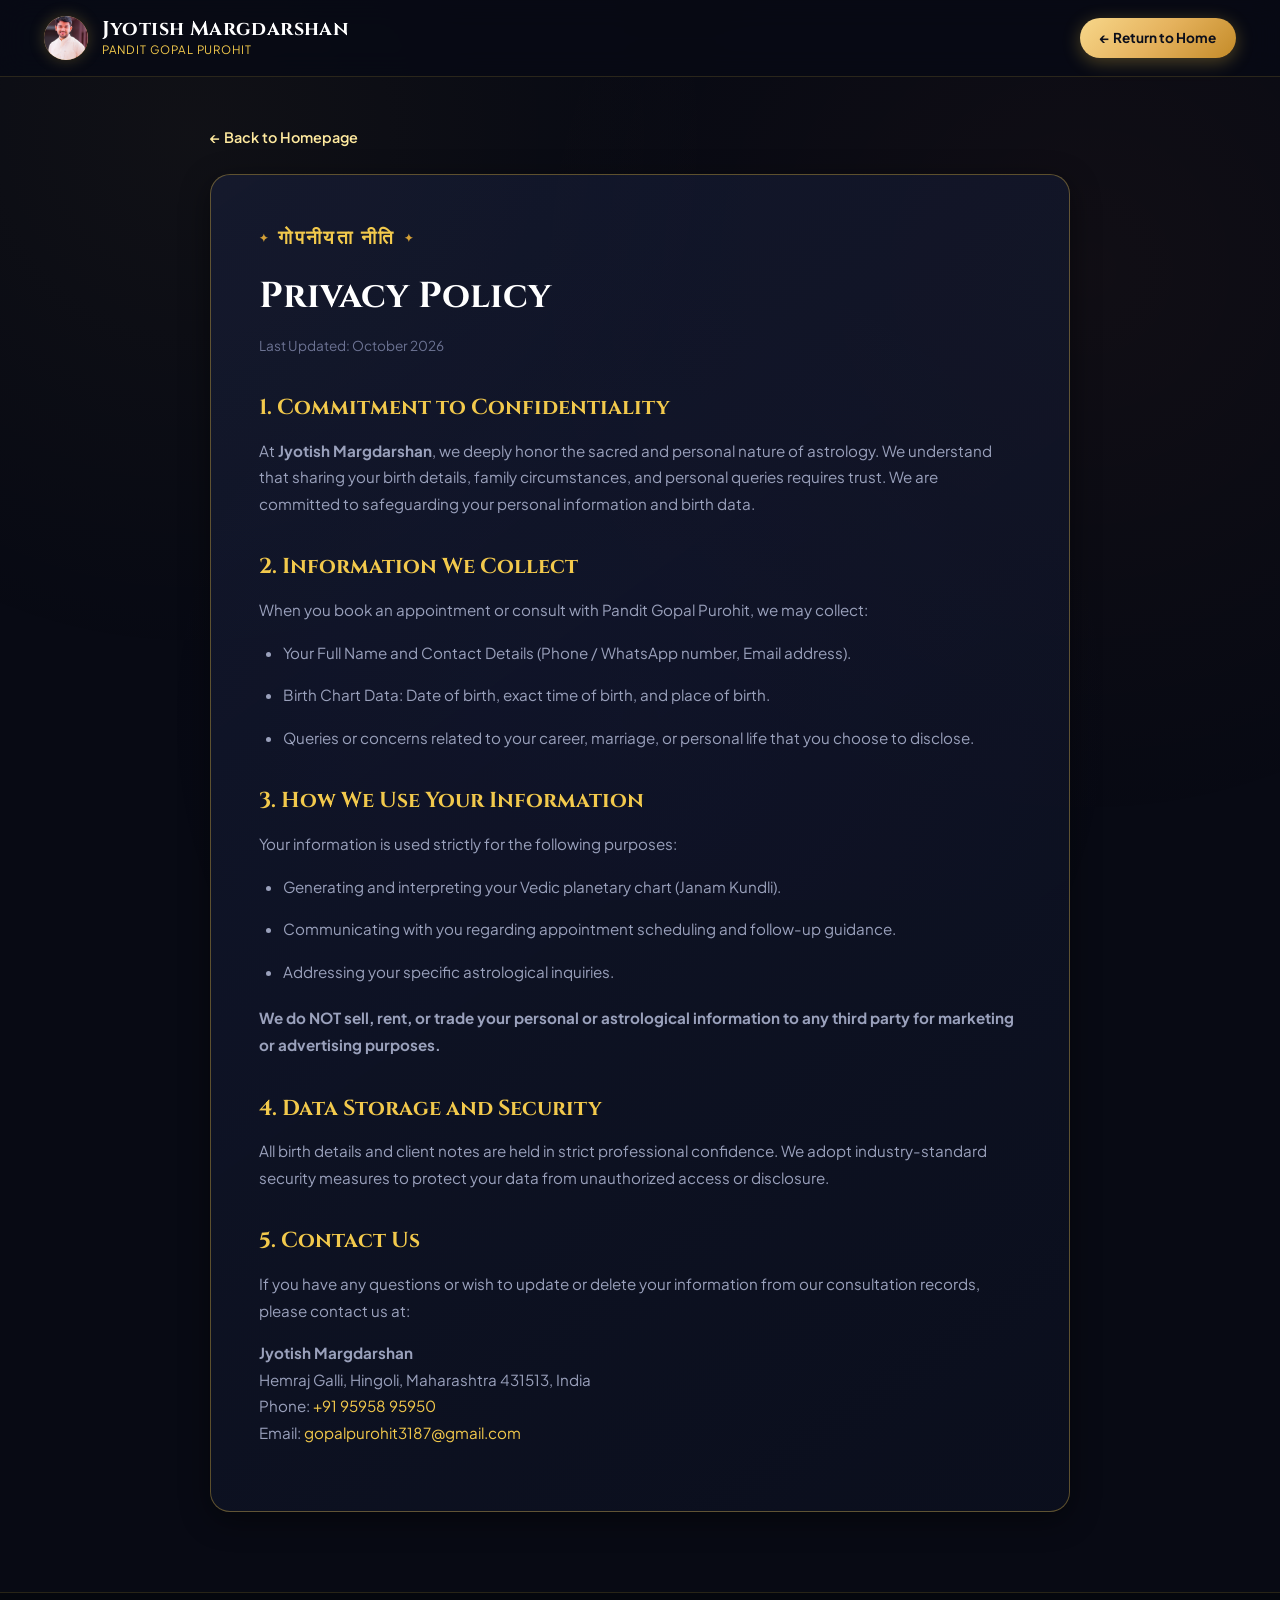
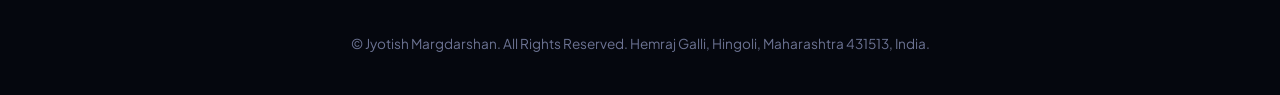
<file: privacy-policy.html>
<!DOCTYPE html>
<html lang="en">
<head>
  <meta charset="UTF-8">
  <meta name="viewport" content="width=device-width, initial-scale=1.0">
  <title>Privacy Policy - Jyotish Margdarshan | Pandit Gopal Purohit</title>
  <meta name="description" content="Privacy Policy for Jyotish Margdarshan. We treat all astrological consultation and birth chart data with utmost confidentiality.">
  
  <link rel="preconnect" href="https://fonts.googleapis.com">
  <link rel="preconnect" href="https://fonts.gstatic.com" crossorigin>
  <link href="https://fonts.googleapis.com/css2?family=Cinzel:wght@600;700&family=Plus+Jakarta+Sans:wght@400;500;600;700&display=swap" rel="stylesheet">
  
  <link rel="icon" type="image/jpeg" href="assets/images/avatar_original.jpg">
  <link rel="stylesheet" href="assets/css/style.css">
  
  <style>
    .legal-content {
      padding: calc(76px + 3rem) 0 5rem 0;
      max-width: 860px;
      margin: 0 auto;
    }
    .legal-card {
      background: var(--grad-card);
      border: 1px solid var(--border-gold);
      border-radius: var(--radius-lg);
      padding: 3rem;
      box-shadow: var(--shadow-md);
    }
    .legal-card h1 {
      font-family: var(--font-heading);
      font-size: 2.25rem;
      margin-bottom: 0.5rem;
      color: #fff;
    }
    .legal-card h2 {
      font-family: var(--font-heading);
      font-size: 1.35rem;
      color: var(--gold-primary);
      margin: 2rem 0 0.75rem 0;
    }
    .legal-card p, .legal-card li {
      color: var(--text-muted);
      font-size: 0.95rem;
      line-height: 1.75;
      margin-bottom: 1rem;
    }
    .legal-card ul {
      padding-left: 1.5rem;
      margin-bottom: 1.25rem;
    }
    .back-nav {
      margin-bottom: 1.5rem;
      display: inline-flex;
      align-items: center;
      gap: 0.5rem;
      color: var(--gold-light);
      font-size: 0.9rem;
      font-weight: 600;
    }
    .back-nav:hover {
      color: #fff;
      transform: translateX(-4px);
    }
  </style>
</head>
<body>
  <header class="site-header">
    <div class="container">
      <div class="nav-inner">
        <a href="index.html" class="brand-logo">
          <div class="brand-icon">
            <img src="assets/images/avatar_original.jpg" alt="Logo">
          </div>
          <div class="brand-text">
            <span class="brand-title" data-profile="business.name">Jyotish Margdarshan</span>
            <span class="brand-subtitle" data-profile="astrologer.name">Pandit Gopal Purohit</span>
          </div>
        </a>
        <a href="index.html" class="btn-primary" style="padding: 0.55rem 1.25rem; font-size: 0.85rem;">
          ← Return to Home
        </a>
      </div>
    </div>
  </header>

  <main class="container legal-content">
    <a href="index.html" class="back-nav">← Back to Homepage</a>
    <div class="legal-card">
      <span class="sanskrit-sub">गोपनीयता नीति</span>
      <h1>Privacy Policy</h1>
      <p style="color: var(--text-dim); font-size: 0.85rem;">Last Updated: October 2026</p>

      <h2>1. Commitment to Confidentiality</h2>
      <p>
        At <strong data-profile="business.name">Jyotish Margdarshan</strong>, we deeply honor the sacred and personal nature of astrology. We understand that sharing your birth details, family circumstances, and personal queries requires trust. We are committed to safeguarding your personal information and birth data.
      </p>

      <h2>2. Information We Collect</h2>
      <p>When you book an appointment or consult with <span data-profile="astrologer.name">Pandit Gopal Purohit</span>, we may collect:</p>
      <ul>
        <li>Your Full Name and Contact Details (Phone / WhatsApp number, Email address).</li>
        <li>Birth Chart Data: Date of birth, exact time of birth, and place of birth.</li>
        <li>Queries or concerns related to your career, marriage, or personal life that you choose to disclose.</li>
      </ul>

      <h2>3. How We Use Your Information</h2>
      <p>Your information is used strictly for the following purposes:</p>
      <ul>
        <li>Generating and interpreting your Vedic planetary chart (Janam Kundli).</li>
        <li>Communicating with you regarding appointment scheduling and follow-up guidance.</li>
        <li>Addressing your specific astrological inquiries.</li>
      </ul>
      <p>
        <strong>We do NOT sell, rent, or trade your personal or astrological information to any third party for marketing or advertising purposes.</strong>
      </p>

      <h2>4. Data Storage and Security</h2>
      <p>
        All birth details and client notes are held in strict professional confidence. We adopt industry-standard security measures to protect your data from unauthorized access or disclosure.
      </p>

      <h2>5. Contact Us</h2>
      <p>
        If you have any questions or wish to update or delete your information from our consultation records, please contact us at:
      </p>
      <p>
        <strong data-profile="business.name">Jyotish Margdarshan</strong><br>
        <span data-profile="location.formatted">Hemraj Galli, Hingoli, Maharashtra 431513, India</span><br>
        Phone: <a href="tel:" data-profile-link="tel" style="color: var(--gold-primary);" data-profile="contact.phone"></a><br>
        Email: <a href="mailto:" data-profile-link="email" style="color: var(--gold-primary);" data-profile="contact.email">gopalpurohit3187@gmail.com</a>
      </p>
    </div>
  </main>

  <footer class="site-footer" style="padding: 2.5rem 0;">
    <div class="container" style="text-align: center; font-size: 0.85rem; color: var(--text-dim);">
      © <span data-profile="business.name">Jyotish Margdarshan</span>. All Rights Reserved. <span data-profile="location.formatted">Hemraj Galli, Hingoli, Maharashtra</span>.
    </div>
  </footer>

  <!-- Profile Data & Loader Scripts -->
  <script src="assets/js/profile-loader.js"></script>
</body>
</html>
</file>
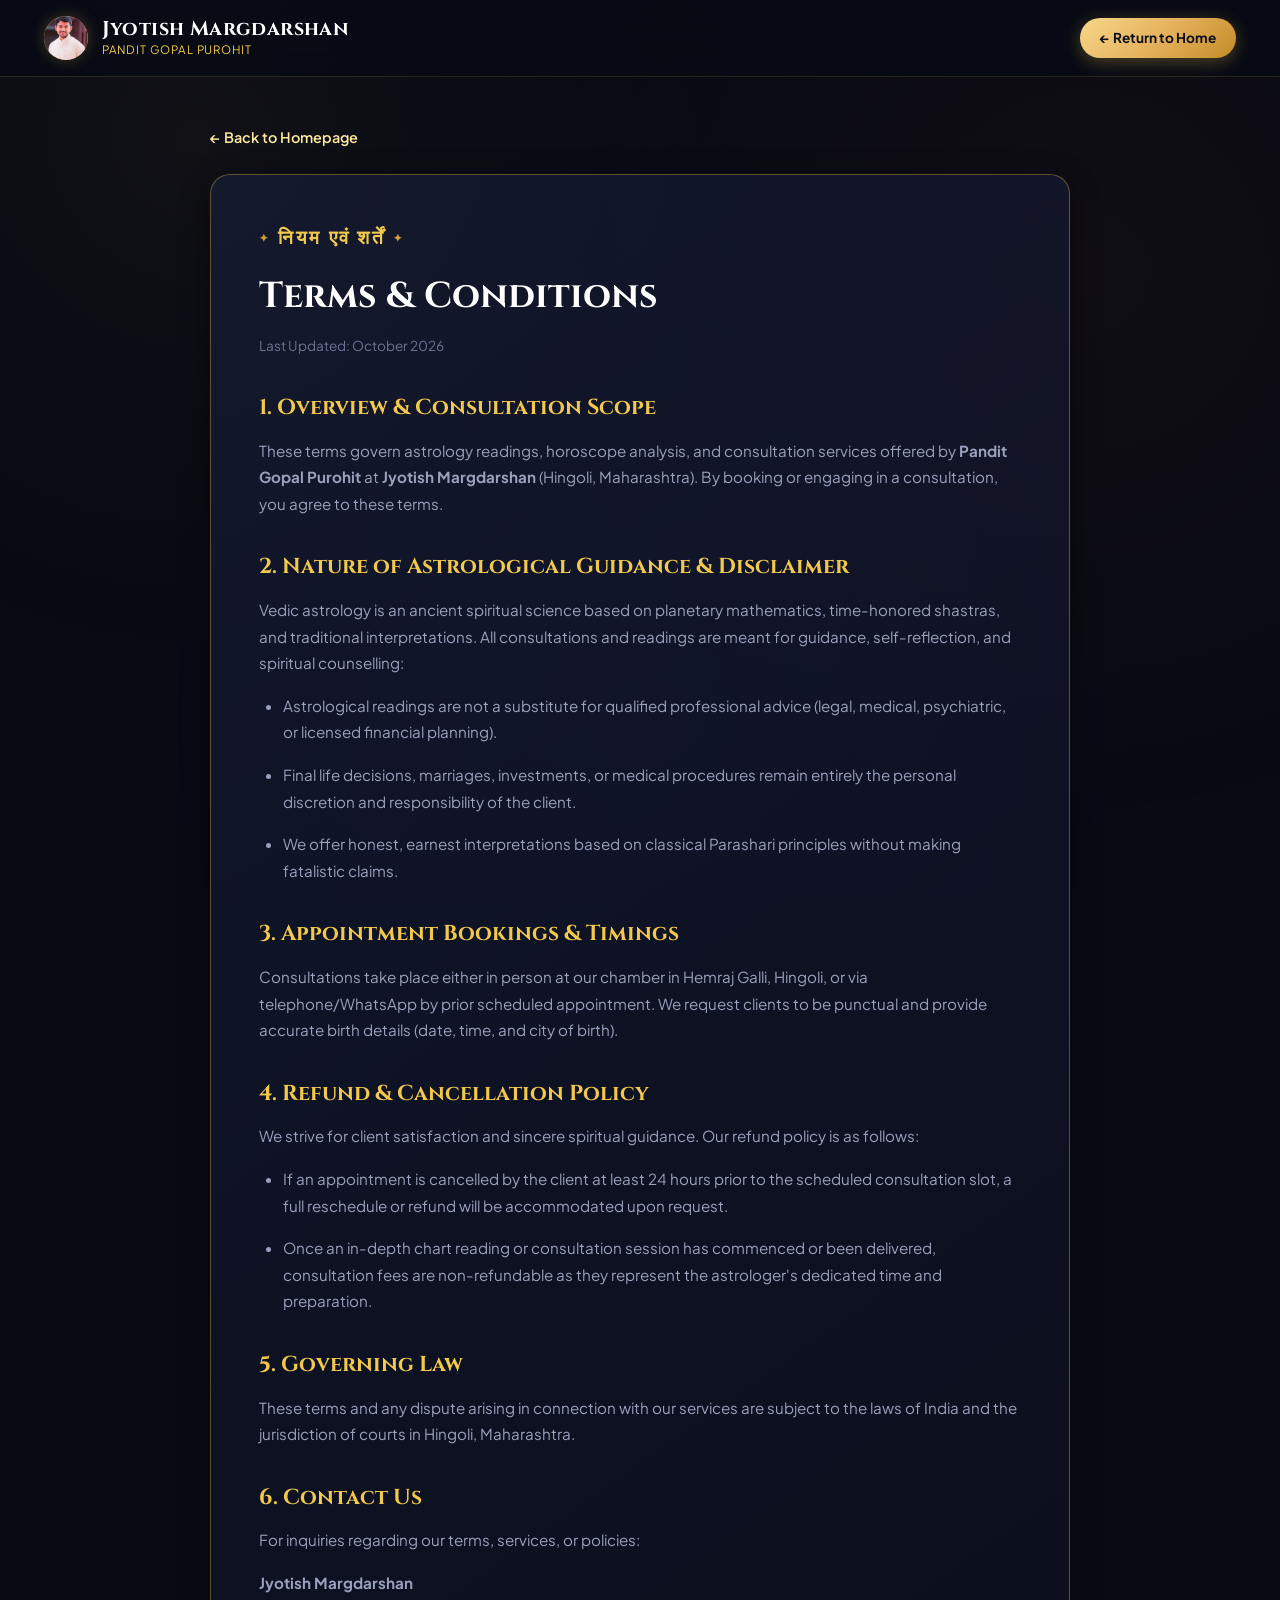
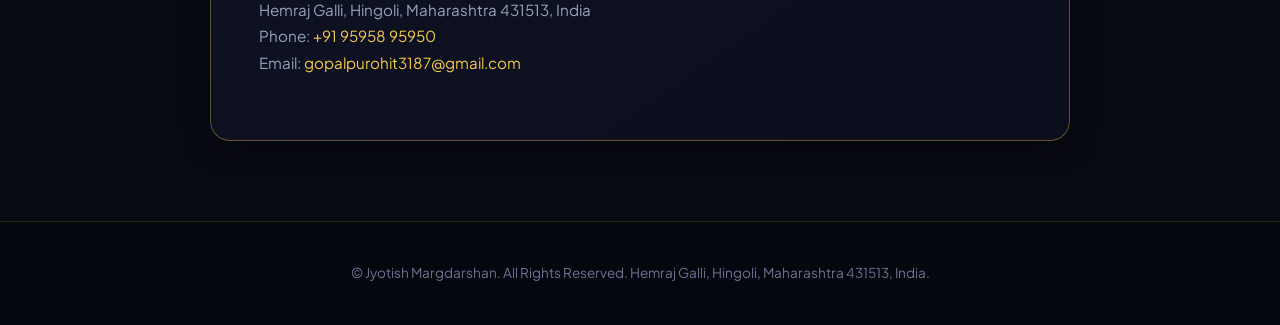
<file: terms-and-conditions.html>
<!DOCTYPE html>
<html lang="en">
<head>
  <meta charset="UTF-8">
  <meta name="viewport" content="width=device-width, initial-scale=1.0">
  <title>Terms & Conditions - Jyotish Margdarshan | Pandit Gopal Purohit</title>
  <meta name="description" content="Terms of Service, Consultation Guidelines, and Refund Policy for Jyotish Margdarshan.">
  
  <link rel="preconnect" href="https://fonts.googleapis.com">
  <link rel="preconnect" href="https://fonts.gstatic.com" crossorigin>
  <link href="https://fonts.googleapis.com/css2?family=Cinzel:wght@600;700&family=Plus+Jakarta+Sans:wght@400;500;600;700&display=swap" rel="stylesheet">
  
  <link rel="icon" type="image/jpeg" href="assets/images/avatar_original.jpg">
  <link rel="stylesheet" href="assets/css/style.css">
  
  <style>
    .legal-content {
      padding: calc(76px + 3rem) 0 5rem 0;
      max-width: 860px;
      margin: 0 auto;
    }
    .legal-card {
      background: var(--grad-card);
      border: 1px solid var(--border-gold);
      border-radius: var(--radius-lg);
      padding: 3rem;
      box-shadow: var(--shadow-md);
    }
    .legal-card h1 {
      font-family: var(--font-heading);
      font-size: 2.25rem;
      margin-bottom: 0.5rem;
      color: #fff;
    }
    .legal-card h2 {
      font-family: var(--font-heading);
      font-size: 1.35rem;
      color: var(--gold-primary);
      margin: 2rem 0 0.75rem 0;
    }
    .legal-card p, .legal-card li {
      color: var(--text-muted);
      font-size: 0.95rem;
      line-height: 1.75;
      margin-bottom: 1rem;
    }
    .legal-card ul {
      padding-left: 1.5rem;
      margin-bottom: 1.25rem;
    }
    .back-nav {
      margin-bottom: 1.5rem;
      display: inline-flex;
      align-items: center;
      gap: 0.5rem;
      color: var(--gold-light);
      font-size: 0.9rem;
      font-weight: 600;
    }
    .back-nav:hover {
      color: #fff;
      transform: translateX(-4px);
    }
  </style>
</head>
<body>
  <header class="site-header">
    <div class="container">
      <div class="nav-inner">
        <a href="index.html" class="brand-logo">
          <div class="brand-icon">
            <img src="assets/images/avatar_original.jpg" alt="Logo">
          </div>
          <div class="brand-text">
            <span class="brand-title" data-profile="business.name">Jyotish Margdarshan</span>
            <span class="brand-subtitle" data-profile="astrologer.name">Pandit Gopal Purohit</span>
          </div>
        </a>
        <a href="index.html" class="btn-primary" style="padding: 0.55rem 1.25rem; font-size: 0.85rem;">
          ← Return to Home
        </a>
      </div>
    </div>
  </header>

  <main class="container legal-content">
    <a href="index.html" class="back-nav">← Back to Homepage</a>
    <div class="legal-card">
      <span class="sanskrit-sub">नियम एवं शर्तें</span>
      <h1>Terms & Conditions</h1>
      <p style="color: var(--text-dim); font-size: 0.85rem;">Last Updated: October 2026</p>

      <h2>1. Overview & Consultation Scope</h2>
      <p>
        These terms govern astrology readings, horoscope analysis, and consultation services offered by <strong data-profile="astrologer.name">Pandit Gopal Purohit</strong> at <strong data-profile="business.name">Jyotish Margdarshan</strong> (<span data-profile="location.city">Hingoli</span>, <span data-profile="location.state">Maharashtra</span>). By booking or engaging in a consultation, you agree to these terms.
      </p>

      <h2>2. Nature of Astrological Guidance & Disclaimer</h2>
      <p>
        Vedic astrology is an ancient spiritual science based on planetary mathematics, time-honored shastras, and traditional interpretations. All consultations and readings are meant for guidance, self-reflection, and spiritual counselling:
      </p>
      <ul>
        <li>Astrological readings are not a substitute for qualified professional advice (legal, medical, psychiatric, or licensed financial planning).</li>
        <li>Final life decisions, marriages, investments, or medical procedures remain entirely the personal discretion and responsibility of the client.</li>
        <li>We offer honest, earnest interpretations based on classical Parashari principles without making fatalistic claims.</li>
      </ul>

      <h2>3. Appointment Bookings & Timings</h2>
      <p>
        Consultations take place either in person at our chamber in <span data-profile="location.street">Hemraj Galli</span>, <span data-profile="location.city">Hingoli</span>, or via telephone/WhatsApp by prior scheduled appointment. We request clients to be punctual and provide accurate birth details (date, time, and city of birth).
      </p>

      <h2>4. Refund & Cancellation Policy</h2>
      <p>
        We strive for client satisfaction and sincere spiritual guidance. Our refund policy is as follows:
      </p>
      <ul>
        <li>If an appointment is cancelled by the client at least 24 hours prior to the scheduled consultation slot, a full reschedule or refund will be accommodated upon request.</li>
        <li>Once an in-depth chart reading or consultation session has commenced or been delivered, consultation fees are non-refundable as they represent the astrologer's dedicated time and preparation.</li>
      </ul>

      <h2>5. Governing Law</h2>
      <p>
        These terms and any dispute arising in connection with our services are subject to the laws of India and the jurisdiction of courts in <span data-profile="location.city">Hingoli</span>, <span data-profile="location.state">Maharashtra</span>.
      </p>

      <h2>6. Contact Us</h2>
      <p>
        For inquiries regarding our terms, services, or policies:
      </p>
      <p>
        <strong data-profile="business.name">Jyotish Margdarshan</strong><br>
        <span data-profile="location.formatted">Hemraj Galli, Hingoli, Maharashtra 431513, India</span><br>
        Phone: <a href="tel:" data-profile-link="tel" style="color: var(--gold-primary);" data-profile="contact.phone"></a><br>
        Email: <a href="mailto:" data-profile-link="email" style="color: var(--gold-primary);" data-profile="contact.email">gopalpurohit3187@gmail.com</a>
      </p>
    </div>
  </main>

  <footer class="site-footer" style="padding: 2.5rem 0;">
    <div class="container" style="text-align: center; font-size: 0.85rem; color: var(--text-dim);">
      © <span data-profile="business.name">Jyotish Margdarshan</span>. All Rights Reserved. <span data-profile="location.formatted">Hemraj Galli, Hingoli, Maharashtra</span>.
    </div>
  </footer>

  <!-- Profile Data & Loader Scripts -->
  <script src="assets/js/profile-loader.js"></script>
</body>
</html>
</file>
<file: assets/css/style.css>
/* ==========================================================================
   JYOTISH MARGDARSHAN - DESIGN SYSTEM & STYLESHEET
   Pandit Gopal Purohit • Hingoli, Maharashtra
   ========================================================================== */

:root {
  /* Color Palette */
  --bg-primary: #080a14;
  --bg-secondary: #0e1224;
  --bg-card: rgba(18, 24, 46, 0.75);
  --bg-card-hover: rgba(26, 34, 66, 0.85);
  --bg-glass: rgba(255, 255, 255, 0.04);
  
  --gold-primary: #f2c94c;
  --gold-secondary: #d4a037;
  --gold-light: #ffea9f;
  --gold-glow: rgba(242, 201, 76, 0.25);
  --saffron: #ff8833;
  --saffron-glow: rgba(255, 136, 51, 0.2);
  
  --text-main: #f5f6fb;
  --text-muted: #9aa1bc;
  --text-dim: #6c7393;
  
  --border-subtle: rgba(242, 201, 76, 0.15);
  --border-gold: rgba(242, 201, 76, 0.35);
  --border-gold-bright: #f2c94c;
  
  /* Gradients */
  --grad-gold: linear-gradient(135deg, #f7d78a 0%, #e5b25d 50%, #c48b28 100%);
  --grad-saffron: linear-gradient(135deg, #ff9933 0%, #e65100 100%);
  --grad-cosmic: radial-gradient(circle at 50% 20%, #1c234a 0%, #080a14 75%);
  --grad-card: linear-gradient(145deg, rgba(25, 32, 60, 0.6) 0%, rgba(12, 16, 32, 0.7) 100%);
  
  /* Typography */
  --font-heading: 'Cinzel', 'Playfair Display', serif, Georgia;
  --font-body: 'Plus Jakarta Sans', system-ui, -apple-system, sans-serif;
  
  /* Shadow & Blur */
  --shadow-sm: 0 4px 15px rgba(0, 0, 0, 0.3);
  --shadow-md: 0 8px 30px rgba(0, 0, 0, 0.45);
  --shadow-glow: 0 0 25px rgba(242, 201, 76, 0.2);
  --blur-glass: blur(14px);
  
  /* Transitions */
  --transition: all 0.3s cubic-bezier(0.16, 1, 0.3, 1);
  --radius-sm: 8px;
  --radius-md: 14px;
  --radius-lg: 20px;
  --radius-pill: 9999px;
}

/* Base Reset & Typography */
*, *::before, *::after {
  box-sizing: border-box;
  margin: 0;
  padding: 0;
}

html {
  scroll-behavior: smooth;
  font-size: 16px;
  color-scheme: dark;
}

body {
  font-family: var(--font-body);
  background-color: var(--bg-primary);
  color: var(--text-main);
  line-height: 1.65;
  overflow-x: hidden;
  position: relative;
  min-height: 100vh;
}

/* Background Cosmic Ambient */
body::before {
  content: '';
  position: fixed;
  top: 0;
  left: 0;
  width: 100vw;
  height: 100vh;
  background: 
    radial-gradient(circle at 15% 15%, rgba(242, 201, 76, 0.04) 0%, transparent 40%),
    radial-gradient(circle at 85% 30%, rgba(255, 136, 51, 0.04) 0%, transparent 45%),
    radial-gradient(circle at 50% 80%, rgba(94, 60, 180, 0.05) 0%, transparent 50%);
  pointer-events: none;
  z-index: -1;
}

a {
  color: inherit;
  text-decoration: none;
  transition: var(--transition);
}

img {
  max-width: 100%;
  height: auto;
  display: block;
}

button, input, select, textarea {
  font-family: inherit;
  font-size: inherit;
}

/* Container */
.container {
  width: 100%;
  max-width: 1240px;
  margin-left: auto;
  margin-right: auto;
  padding-left: 1.5rem;
  padding-right: 1.5rem;
}

/* Typography Helpers */
.title-gold {
  background: var(--grad-gold);
  -webkit-background-clip: text;
  -webkit-text-fill-color: transparent;
  display: inline-block;
}

.sanskrit-sub {
  font-family: 'Cinzel', serif;
  letter-spacing: 0.12em;
  font-size: 1.20rem;
  color: var(--gold-primary);
  text-transform: uppercase;
  font-weight: 600;
  display: inline-flex;
  align-items: center;
  gap: 0.5rem;
  margin-bottom: 0.75rem;
}

.sanskrit-sub::before,
.sanskrit-sub::after {
  content: '✦';
  font-size: 0.7rem;
  color: var(--gold-secondary);
}

.section-head {
  text-align: center;
  max-width: 760px;
  margin: 0 auto 3.5rem auto;
}

.section-head h2 {
  font-family: var(--font-heading);
  font-size: clamp(2rem, 3.5vw, 2.75rem);
  font-weight: 700;
  line-height: 1.25;
  margin-bottom: 1rem;
}

.section-head p {
  color: var(--text-muted);
  font-size: 1.05rem;
}

/* ==========================================================================
   NAVIGATION BAR
   ========================================================================== */
.site-header {
  position: fixed;
  top: 0;
  left: 0;
  width: 100%;
  z-index: 1000;
  background: rgba(8, 10, 20, 0.85);
  backdrop-filter: var(--blur-glass);
  -webkit-backdrop-filter: var(--blur-glass);
  border-bottom: 1px solid var(--border-subtle);
  transition: var(--transition);
}

.site-header.scrolled {
  background: rgba(8, 10, 20, 0.96);
  border-bottom-color: var(--border-gold);
  box-shadow: 0 4px 20px rgba(0, 0, 0, 0.5);
}

.nav-inner {
  display: flex;
  align-items: center;
  justify-content: space-between;
  height: 76px;
}

.brand-logo {
  display: flex;
  align-items: center;
  gap: 0.85rem;
}

.brand-icon {
  width: 44px;
  height: 44px;
  border-radius: var(--radius-pill);
  background: var(--grad-gold);
  display: flex;
  align-items: center;
  justify-content: center;
  color: #0c0f1c;
  font-size: 1.3rem;
  box-shadow: 0 0 15px var(--gold-glow);
  overflow: hidden;
  flex-shrink: 0;
}

.brand-icon img {
  width: 100%;
  height: 100%;
  object-fit: cover;
}

.brand-text {
  display: flex;
  flex-direction: column;
}

.brand-title {
  font-family: var(--font-heading);
  font-size: 1.25rem;
  font-weight: 700;
  color: #fff;
  letter-spacing: 0.02em;
  line-height: 1.15;
}

.brand-subtitle {
  font-size: 0.72rem;
  color: var(--gold-primary);
  letter-spacing: 0.08em;
  text-transform: uppercase;
}

.nav-links {
  display: flex;
  align-items: center;
  gap: 1.8rem;
  list-style: none;
}

.nav-link {
  font-size: 0.92rem;
  font-weight: 500;
  color: var(--text-muted);
  position: relative;
  padding: 0.4rem 0;
}

.nav-link:hover,
.nav-link.active {
  color: var(--gold-primary);
}

.nav-link::after {
  content: '';
  position: absolute;
  bottom: 0;
  left: 0;
  width: 0;
  height: 2px;
  background: var(--gold-primary);
  transition: var(--transition);
}

.nav-link:hover::after,
.nav-link.active::after {
  width: 100%;
}

.nav-actions {
  display: flex;
  align-items: center;
  gap: 1rem;
}

.btn-header-call {
  display: inline-flex;
  align-items: center;
  gap: 0.5rem;
  padding: 0.55rem 1.1rem;
  border-radius: var(--radius-pill);
  border: 1px solid var(--border-gold);
  color: var(--gold-light);
  font-size: 0.85rem;
  font-weight: 600;
  background: rgba(242, 201, 76, 0.06);
}

.btn-header-call:hover {
  background: var(--gold-glow);
  border-color: var(--gold-primary);
  color: #fff;
}

.btn-primary {
  display: inline-flex;
  align-items: center;
  justify-content: center;
  gap: 0.5rem;
  padding: 0.75rem 1.5rem;
  border-radius: var(--radius-pill);
  background: var(--grad-gold);
  color: #0b0e1a;
  font-weight: 700;
  font-size: 0.92rem;
  border: none;
  cursor: pointer;
  box-shadow: 0 4px 18px rgba(242, 201, 76, 0.3);
  transition: var(--transition);
}

.btn-primary:hover {
  transform: translateY(-2px);
  box-shadow: 0 6px 24px rgba(242, 201, 76, 0.45);
  color: #000;
}

.btn-secondary {
  display: inline-flex;
  align-items: center;
  justify-content: center;
  gap: 0.5rem;
  padding: 0.75rem 1.5rem;
  border-radius: var(--radius-pill);
  background: rgba(255, 255, 255, 0.06);
  color: #fff;
  font-weight: 600;
  font-size: 0.92rem;
  border: 1px solid rgba(255, 255, 255, 0.15);
  cursor: pointer;
  backdrop-filter: var(--blur-glass);
  transition: var(--transition);
}

.btn-secondary:hover {
  background: rgba(255, 255, 255, 0.12);
  border-color: var(--gold-primary);
  color: var(--gold-light);
  transform: translateY(-2px);
}

.btn-whatsapp {
  background: #25D366;
  color: #fff;
  box-shadow: 0 4px 18px rgba(37, 211, 102, 0.3);
}

.btn-whatsapp:hover {
  background: #20bd5a;
  color: #fff;
  box-shadow: 0 6px 22px rgba(37, 211, 102, 0.45);
}

/* Mobile Menu Hamburger */
.mobile-toggle {
  display: none;
  background: none;
  border: none;
  cursor: pointer;
  color: #fff;
  padding: 0.5rem;
  font-size: 1.5rem;
}

/* ==========================================================================
   HERO SECTION
   ========================================================================== */
.spiritual-marquee {
  margin-top: 76px;
  overflow: hidden;
  border-top: 1px solid rgba(255, 234, 159, 0.35);
  border-bottom: 1px solid rgba(255, 234, 159, 0.35);
  background: linear-gradient(90deg, rgba(62, 37, 14, 0.96), rgba(24, 22, 39, 0.98) 50%, rgba(62, 37, 14, 0.96));
  box-shadow: 0 4px 24px rgba(242, 201, 76, 0.12), inset 0 0 22px rgba(242, 201, 76, 0.06);
  color: var(--gold-light);
  font-family: var(--font-heading);
  font-size: clamp(1rem, 1.5vw, 1.15rem);
  font-weight: 700;
  line-height: 1.5;
  white-space: nowrap;
}

.spiritual-marquee-track {
  display: flex;
  width: max-content;
  animation: spiritual-marquee-scroll 28s linear infinite;
  will-change: transform;
}

.spiritual-marquee-group {
  flex: none;
  padding: 0.7rem 1.5rem 0.7rem 0;
}

.spiritual-marquee:hover .spiritual-marquee-track {
  animation-play-state: paused;
}

@keyframes spiritual-marquee-scroll {
  from { transform: translateX(0); }
  to { transform: translateX(-33.333333%); }
}

@media (prefers-reduced-motion: reduce) {
  .spiritual-marquee-track {
    width: 100%;
    animation: none;
  }

  .spiritual-marquee-group[aria-hidden="true"] {
    display: none;
  }

  .spiritual-marquee-group:first-child {
    width: 100%;
    padding: 0.7rem 1rem;
    text-align: center;
    white-space: normal;
  }
}

.mobile-drawer {
  display: none;
}

.hero-section {
  position: relative;
  padding-top: 4rem;
  padding-bottom: 5.5rem;
  overflow: hidden;
  background: radial-gradient(circle at 50% 10%, #161c3a 0%, #080a14 70%);
}

.hero-bg-media {
  position: absolute;
  top: 0;
  right: 0;
  width: 100%;
  height: 100%;
  opacity: 0.25;
  object-fit: cover;
  pointer-events: none;
  mix-blend-mode: lighten;
  z-index: 0;
}

.hero-overlay-gradient {
  position: absolute;
  top: 0;
  left: 0;
  width: 100%;
  height: 100%;
  background: linear-gradient(180deg, rgba(8,10,20,0.4) 0%, rgba(8,10,20,0.95) 90%, #080a14 100%);
  z-index: 1;
}

.hero-content {
  position: relative;
  z-index: 2;
  display: grid;
  grid-template-columns: 1.15fr 0.85fr;
  gap: 3.5rem;
  align-items: center;
}

.hero-badge-wrap {
  display: inline-flex;
  align-items: center;
  gap: 0.5rem;
  padding: 0.35rem 1rem;
  border-radius: var(--radius-pill);
  background: rgba(242, 201, 76, 0.1);
  border: 1px solid var(--border-gold);
  color: var(--gold-light);
  font-size: 0.82rem;
  font-weight: 600;
  margin-bottom: 1.25rem;
}

.hero-badge-dot {
  width: 8px;
  height: 8px;
  border-radius: 50%;
  background: #27ae60;
  box-shadow: 0 0 8px #27ae60;
}

.hero-text h1 {
  font-family: var(--font-heading);
  font-size: clamp(2.4rem, 4.2vw, 3.6rem);
  font-weight: 700;
  line-height: 1.18;
  margin-bottom: 1.25rem;
  color: #fff;
}

.hero-lead {
  font-size: 1.15rem;
  color: var(--text-muted);
  line-height: 1.7;
  margin-bottom: 2rem;
  max-width: 600px;
}

.hero-cta-group {
  display: flex;
  flex-wrap: wrap;
  gap: 1rem;
  margin-bottom: 2.75rem;
}

.hero-trust-metrics {
  display: flex;
  gap: 2.5rem;
  border-top: 1px solid var(--border-subtle);
  padding-top: 1.75rem;
}

.metric-item {
  display: flex;
  flex-direction: column;
}

.metric-number {
  font-family: var(--font-heading);
  font-size: 1.75rem;
  font-weight: 700;
  color: var(--gold-primary);
  line-height: 1.1;
}

.metric-label {
  font-size: 0.8rem;
  color: var(--text-dim);
  text-transform: uppercase;
  letter-spacing: 0.05em;
  margin-top: 0.2rem;
}

/* Hero Right: Astrologer Feature Card */
.hero-visual-card {
  position: relative;
  border-radius: var(--radius-lg);
  background: var(--grad-card);
  border: 1px solid var(--border-gold);
  box-shadow: var(--shadow-md), var(--shadow-glow);
  padding: 1.5rem;
  backdrop-filter: var(--blur-glass);
}

.hero-image-wrap {
  position: relative;
  border-radius: var(--radius-md);
  overflow: hidden;
  margin-bottom: 1.25rem;
  aspect-ratio: 4 / 3;
}

.hero-profile-image {
  aspect-ratio: 3 / 4;
}

.hero-image-wrap img {
  width: 100%;
  height: 100%;
  object-fit: cover;
  transition: transform 0.6s ease;
}

.hero-visual-card:hover .hero-image-wrap img {
  transform: scale(1.04);
}

.hero-visual-badge {
  position: absolute;
  bottom: 12px;
  left: 12px;
  background: rgba(8, 10, 20, 0.85);
  backdrop-filter: blur(8px);
  border: 1px solid var(--border-gold);
  padding: 0.4rem 0.85rem;
  border-radius: var(--radius-pill);
  font-size: 0.78rem;
  color: var(--gold-light);
  display: flex;
  align-items: center;
  gap: 0.4rem;
}

.pandit-brief {
  display: flex;
  align-items: center;
  justify-content: space-between;
}

.pandit-brief-info h4 {
  font-family: var(--font-heading);
  font-size: 1.2rem;
  color: #fff;
}

.pandit-brief-info p {
  font-size: 0.82rem;
  color: var(--text-muted);
}

.live-status-pill {
  display: inline-flex;
  align-items: center;
  gap: 0.4rem;
  font-size: 0.75rem;
  padding: 0.3rem 0.75rem;
  border-radius: var(--radius-pill);
  background: rgba(39, 174, 96, 0.15);
  border: 1px solid rgba(39, 174, 96, 0.35);
  color: #2ecc71;
  font-weight: 600;
}

.live-status-pill.closed {
  background: rgba(230, 126, 34, 0.15);
  border-color: rgba(230, 126, 34, 0.35);
  color: #f39c12;
}

/* ==========================================================================
   AMENITIES / TRUST STRIP
   ========================================================================== */
.trust-strip {
  border-top: 1px solid var(--border-subtle);
  border-bottom: 1px solid var(--border-subtle);
  background: rgba(14, 18, 36, 0.5);
  padding: 2.25rem 0;
}

.trust-grid {
  display: grid;
  grid-template-columns: repeat(4, 1fr);
  gap: 1.5rem;
}

.trust-box {
  display: flex;
  align-items: center;
  gap: 1rem;
  padding: 1rem;
  border-radius: var(--radius-md);
  background: var(--bg-glass);
  border: 1px solid var(--border-subtle);
  transition: var(--transition);
}

.trust-box:hover {
  background: var(--bg-card-hover);
  border-color: var(--border-gold);
  transform: translateY(-2px);
}

.trust-icon {
  width: 44px;
  height: 44px;
  border-radius: var(--radius-sm);
  background: rgba(242, 201, 76, 0.1);
  color: var(--gold-primary);
  display: flex;
  align-items: center;
  justify-content: center;
  font-size: 1.25rem;
  flex-shrink: 0;
}

.trust-box h4 {
  font-size: 0.95rem;
  font-weight: 600;
  color: #fff;
  margin-bottom: 0.15rem;
}

.trust-box p {
  font-size: 0.78rem;
  color: var(--text-dim);
}

/* ==========================================================================
   SERVICES SECTION
   ========================================================================== */
.services-section {
  padding: 6.5rem 0;
  position: relative;
}

.services-grid {
  display: grid;
  grid-template-columns: repeat(3, 1fr);
  gap: 2rem;
}

.service-card {
  position: relative;
  background: var(--grad-card);
  border-radius: var(--radius-lg);
  border: 1px solid var(--border-subtle);
  padding: 2.25rem 1.85rem;
  display: flex;
  flex-direction: column;
  transition: var(--transition);
  overflow: hidden;
}

.service-card::before {
  content: '';
  position: absolute;
  top: 0;
  left: 0;
  width: 100%;
  height: 4px;
  background: var(--grad-gold);
  opacity: 0;
  transition: var(--transition);
}

.service-card:hover {
  transform: translateY(-6px);
  border-color: var(--border-gold);
  box-shadow: var(--shadow-md), var(--shadow-glow);
}

.service-card:hover::before {
  opacity: 1;
}

.service-header {
  display: flex;
  align-items: flex-start;
  justify-content: space-between;
  margin-bottom: 1.25rem;
}

.service-symbol {
  width: 54px;
  height: 54px;
  border-radius: var(--radius-md);
  background: rgba(242, 201, 76, 0.08);
  border: 1px solid var(--border-gold);
  display: flex;
  align-items: center;
  justify-content: center;
  font-size: 1.6rem;
  color: var(--gold-primary);
}

.service-price-tag {
  font-size: 0.85rem;
  font-weight: 700;
  color: var(--gold-light);
  background: rgba(242, 201, 76, 0.12);
  border: 1px solid var(--border-gold);
  padding: 0.35rem 0.75rem;
  border-radius: var(--radius-pill);
}

.service-card h3 {
  font-family: var(--font-heading);
  font-size: 1.35rem;
  color: #fff;
  margin-bottom: 0.4rem;
  font-weight: 700;
}

.service-hindi {
  font-size: 1.20rem;
  color: var(--saffron);
  margin-bottom: 0.85rem;
  font-weight: 600;
}

.service-card p {
  font-size: 0.92rem;
  color: var(--text-muted);
  line-height: 1.65;
  margin-bottom: 1.5rem;
  flex-grow: 1;
}

.service-features-list {
  list-style: none;
  margin-bottom: 1.75rem;
  display: flex;
  flex-direction: column;
  gap: 0.5rem;
}

.service-features-list li {
  font-size: 0.84rem;
  color: var(--text-main);
  display: flex;
  align-items: center;
  gap: 0.5rem;
}

.service-features-list li::before {
  content: '✓';
  color: var(--gold-primary);
  font-weight: bold;
}

.service-card .btn-book-service {
  width: 100%;
  padding: 0.7rem;
  font-size: 0.88rem;
  border-radius: var(--radius-md);
  border: 1px solid var(--border-gold);
  background: rgba(242, 201, 76, 0.07);
  color: var(--gold-light);
  font-weight: 600;
  display: inline-flex;
  align-items: center;
  justify-content: center;
  gap: 0.4rem;
  cursor: pointer;
  transition: var(--transition);
}

.service-card .btn-book-service:hover {
  background: var(--gold-primary);
  color: #0c0f1c;
  border-color: var(--gold-primary);
  box-shadow: 0 4px 15px rgba(242, 201, 76, 0.3);
}

/* ==========================================================================
   ABOUT / ASTROLOGER PROFILE SECTION
   ========================================================================== */
.about-section {
  padding: 6.5rem 0;
  background: radial-gradient(circle at 80% 50%, #151a37 0%, #080a14 70%);
  position: relative;
  border-top: 1px solid var(--border-subtle);
}

.about-grid {
  display: grid;
  grid-template-columns: 0.9fr 1.1fr;
  gap: 4rem;
  align-items: center;
}

.about-media-col {
  position: relative;
}

.about-portrait-card {
  position: relative;
  border-radius: var(--radius-lg);
  overflow: hidden;
  border: 1px solid var(--border-gold);
  box-shadow: var(--shadow-md), var(--shadow-glow);
}

.about-portrait-card img {
  width: 100%;
  height: 620px;
  object-fit: cover;
}

.about-floating-badge {
  position: absolute;
  bottom: -20px;
  right: -20px;
  background: #0e1224;
  border: 1px solid var(--border-gold);
  border-radius: var(--radius-md);
  padding: 1.25rem;
  box-shadow: var(--shadow-md);
  display: flex;
  align-items: center;
  gap: 1rem;
}

.badge-years {
  font-family: var(--font-heading);
  font-size: 2.2rem;
  font-weight: 700;
  color: var(--gold-primary);
  line-height: 1;
}

.badge-text {
  font-size: 0.8rem;
  color: var(--text-muted);
  line-height: 1.3;
}

.about-text-col h2 {
  font-family: var(--font-heading);
  font-size: clamp(2rem, 3.2vw, 2.6rem);
  font-weight: 700;
  line-height: 1.25;
  margin-bottom: 1.25rem;
}

.about-desc {
  color: var(--text-muted);
  font-size: 1.02rem;
  line-height: 1.75;
  margin-bottom: 1.75rem;
}

.first-visit-box {
  background: rgba(242, 201, 76, 0.05);
  border-left: 3px solid var(--gold-primary);
  border-radius: 0 var(--radius-md) var(--radius-md) 0;
  padding: 1.25rem 1.5rem;
  margin-bottom: 2rem;
}

.first-visit-box h4 {
  font-size: 1rem;
  color: var(--gold-light);
  margin-bottom: 0.4rem;
  display: flex;
  align-items: center;
  gap: 0.5rem;
}

.first-visit-box p {
  font-size: 0.88rem;
  color: var(--text-muted);
  line-height: 1.6;
}

.visit-checklist {
  display: grid;
  grid-template-columns: 1fr 1fr;
  gap: 0.8rem;
  margin-bottom: 2.25rem;
}

.check-item {
  display: flex;
  align-items: center;
  gap: 0.6rem;
  font-size: 0.88rem;
  color: #fff;
}

.check-item span {
  color: var(--gold-primary);
}

/* ==========================================================================
   INTERACTIVE HOROSCOPE / RASHI EXPLORER
   ========================================================================== */
.horoscope-section {
  padding: 6.5rem 0;
  background: #090c1a;
  border-top: 1px solid var(--border-subtle);
  border-bottom: 1px solid var(--border-subtle);
}

.rashi-nav {
  display: flex;
  flex-wrap: wrap;
  justify-content: center;
  gap: 0.65rem;
  margin-bottom: 2.5rem;
}

.rashi-btn {
  background: var(--bg-card);
  border: 1px solid var(--border-subtle);
  color: var(--text-muted);
  padding: 0.55rem 1.15rem;
  border-radius: var(--radius-pill);
  font-size: 0.85rem;
  font-weight: 600;
  cursor: pointer;
  display: inline-flex;
  align-items: center;
  gap: 0.4rem;
  transition: var(--transition);
}

.rashi-btn:hover {
  border-color: var(--gold-primary);
  color: var(--gold-light);
  background: rgba(242, 201, 76, 0.08);
}

.rashi-btn.active {
  background: var(--grad-gold);
  border-color: var(--gold-primary);
  color: #0a0d18;
  box-shadow: 0 4px 15px rgba(242, 201, 76, 0.35);
}

.rashi-card {
  max-width: 900px;
  margin: 0 auto;
  background: var(--grad-card);
  border: 1px solid var(--border-gold);
  border-radius: var(--radius-lg);
  padding: 2.5rem;
  box-shadow: var(--shadow-md), var(--shadow-glow);
  display: grid;
  grid-template-columns: 0.8fr 1.2fr;
  gap: 2.5rem;
  align-items: center;
}

.rashi-summary-col {
  text-align: center;
  border-right: 1px solid var(--border-subtle);
  padding-right: 2rem;
}

.rashi-big-icon {
  font-size: 4rem;
  margin-bottom: 0.5rem;
  display: inline-block;
  filter: drop-shadow(0 0 15px var(--gold-glow));
}

.rashi-name-en {
  font-family: var(--font-heading);
  font-size: 1.8rem;
  color: #fff;
  font-weight: 700;
}

.rashi-name-hi {
  font-size: 1.1rem;
  color: var(--gold-primary);
  margin-bottom: 1.25rem;
}

.rashi-meta-grid {
  display: grid;
  grid-template-columns: 1fr 1fr;
  gap: 0.75rem;
  text-align: left;
}

.rashi-meta-item {
  background: rgba(255, 255, 255, 0.03);
  padding: 0.6rem;
  border-radius: var(--radius-sm);
  border: 1px solid rgba(255, 255, 255, 0.06);
}

.rashi-meta-label {
  font-size: 0.72rem;
  color: var(--text-dim);
  text-transform: uppercase;
}

.rashi-meta-val {
  font-size: 0.88rem;
  color: #fff;
  font-weight: 600;
}

.rashi-insights-col h4 {
  font-family: var(--font-heading);
  font-size: 1.3rem;
  color: #fff;
  margin-bottom: 0.75rem;
}

.rashi-guidance-text {
  color: var(--text-muted);
  font-size: 0.95rem;
  line-height: 1.7;
  margin-bottom: 1.5rem;
}

.rashi-dos-donts {
  display: flex;
  flex-direction: column;
  gap: 0.65rem;
  margin-bottom: 1.75rem;
}

.rashi-tip {
  display: flex;
  align-items: flex-start;
  gap: 0.6rem;
  font-size: 0.85rem;
  color: var(--text-main);
}

.rashi-tip span {
  color: var(--gold-primary);
}

/* ==========================================================================
   CONSULTATION BOOKING FORM & NUMEROLOGY
   ========================================================================== */
.booking-section {
  padding: 6.5rem 0;
  position: relative;
  background: radial-gradient(circle at 20% 40%, #151b3a 0%, #080a14 70%);
}

.booking-wrapper {
  display: grid;
  grid-template-columns: 1.15fr 0.85fr;
  gap: 3.5rem;
  align-items: start;
}

.booking-card {
  background: var(--grad-card);
  border: 1px solid var(--border-gold);
  border-radius: var(--radius-lg);
  padding: 2.75rem;
  box-shadow: var(--shadow-md), var(--shadow-glow);
  backdrop-filter: var(--blur-glass);
}

.booking-card-head {
  margin-bottom: 2rem;
}

.booking-card-head h3 {
  font-family: var(--font-heading);
  font-size: 1.85rem;
  color: #fff;
  margin-bottom: 0.5rem;
}

.booking-card-head p {
  color: var(--text-muted);
  font-size: 0.95rem;
}

.form-grid {
  display: grid;
  grid-template-columns: 1fr 1fr;
  gap: 1.25rem;
  margin-bottom: 1.5rem;
}

.form-group {
  display: flex;
  flex-direction: column;
  gap: 0.4rem;
}

.form-group.full-width {
  grid-column: 1 / -1;
}

.form-group label {
  font-size: 0.82rem;
  color: var(--text-muted);
  font-weight: 600;
  text-transform: uppercase;
  letter-spacing: 0.04em;
}

.form-control {
  width: 100%;
  padding: 0.75rem 1rem;
  background: rgba(9, 12, 24, 0.8);
  border: 1px solid var(--border-subtle);
  border-radius: var(--radius-sm);
  color: #fff;
  font-size: 0.92rem;
  transition: var(--transition);
}

.form-control:focus {
  outline: none;
  border-color: var(--gold-primary);
  box-shadow: 0 0 12px var(--gold-glow);
  background: rgba(14, 18, 36, 0.95);
}

.form-control::placeholder {
  color: var(--text-dim);
}

textarea.form-control {
  min-height: 100px;
  resize: vertical;
}

.booking-disclaimer {
  font-size: 0.78rem;
  color: var(--text-dim);
  margin-top: 1rem;
  line-height: 1.5;
}

/* Numerology Mini Tool Card */
.calculator-card {
  background: var(--grad-card);
  border: 1px solid var(--border-subtle);
  border-radius: var(--radius-lg);
  padding: 2.25rem;
  backdrop-filter: var(--blur-glass);
}

.calculator-card h3 {
  font-family: var(--font-heading);
  font-size: 1.4rem;
  color: #fff;
  margin-bottom: 0.5rem;
}

.calculator-card p {
  color: var(--text-muted);
  font-size: 0.88rem;
  margin-bottom: 1.5rem;
}

.calc-result-box {
  margin-top: 1.5rem;
  padding: 1.25rem;
  background: rgba(242, 201, 76, 0.05);
  border: 1px solid var(--border-gold);
  border-radius: var(--radius-md);
  display: none;
}

.calc-result-box.active {
  display: block;
  animation: fadeIn 0.4s ease;
}

.calc-numbers-row {
  display: flex;
  gap: 1.5rem;
  margin-bottom: 1rem;
}

.calc-num-badge {
  display: flex;
  flex-direction: column;
  align-items: center;
  background: #080a14;
  padding: 0.75rem 1.25rem;
  border-radius: var(--radius-sm);
  border: 1px solid var(--border-gold);
}

.calc-num-val {
  font-family: var(--font-heading);
  font-size: 1.8rem;
  font-weight: 700;
  color: var(--gold-primary);
  line-height: 1;
}

.calc-num-lbl {
  font-size: 0.7rem;
  color: var(--text-dim);
  text-transform: uppercase;
  margin-top: 0.25rem;
}

/* ==========================================================================
   REVIEWS & TESTIMONIALS SECTION
   ========================================================================== */
.reviews-section {
  padding: 6.5rem 0;
  background: #080a14;
  position: relative;
  border-top: 1px solid var(--border-subtle);
}

.reviews-header-bar {
  display: flex;
  align-items: center;
  justify-content: space-between;
  margin-bottom: 3rem;
  flex-wrap: wrap;
  gap: 1.5rem;
}

.rating-summary {
  display: flex;
  align-items: center;
  gap: 1.25rem;
}

.big-rating {
  font-family: var(--font-heading);
  font-size: 3rem;
  font-weight: 700;
  color: var(--gold-primary);
  line-height: 1;
}

.stars-row {
  color: var(--gold-primary);
  font-size: 1.15rem;
}

.reviews-grid {
  display: grid;
  grid-template-columns: repeat(3, 1fr);
  gap: 1.75rem;
  margin-bottom: 3rem;
}

.review-card {
  background: var(--grad-card);
  border: 1px solid var(--border-subtle);
  border-radius: var(--radius-lg);
  padding: 2rem;
  display: flex;
  flex-direction: column;
  transition: var(--transition);
}

.review-card:hover {
  transform: translateY(-4px);
  border-color: var(--border-gold);
  box-shadow: var(--shadow-md);
}

.review-card-top {
  display: flex;
  align-items: center;
  justify-content: space-between;
  margin-bottom: 1rem;
}

.reviewer-profile {
  display: flex;
  align-items: center;
  gap: 0.75rem;
}

.reviewer-avatar {
  width: 44px;
  height: 44px;
  border-radius: 50%;
  background: rgba(242, 201, 76, 0.15);
  border: 1px solid var(--border-gold);
  color: var(--gold-light);
  display: flex;
  align-items: center;
  justify-content: center;
  font-weight: 700;
  font-size: 1rem;
}

.reviewer-name {
  font-size: 0.98rem;
  font-weight: 600;
  color: #fff;
}

.review-date {
  font-size: 0.75rem;
  color: var(--text-dim);
}

.review-body {
  color: var(--text-muted);
  font-size: 0.92rem;
  line-height: 1.65;
  margin-bottom: 1.25rem;
  flex-grow: 1;
}

.verified-tag {
  display: inline-flex;
  align-items: center;
  gap: 0.35rem;
  font-size: 0.72rem;
  color: #2ecc71;
}

/* ==========================================================================
   LOCATION & CONTACT SECTION
   ========================================================================== */
.contact-section {
  padding: 6.5rem 0;
  background: radial-gradient(circle at 75% 25%, #151b3a 0%, #080a14 70%);
  position: relative;
  border-top: 1px solid var(--border-subtle);
}

.contact-grid {
  display: grid;
  grid-template-columns: 1fr 1fr;
  gap: 3.5rem;
}

.contact-info-col {
  display: flex;
  flex-direction: column;
  gap: 1.75rem;
}

.contact-box {
  background: var(--grad-card);
  border: 1px solid var(--border-subtle);
  border-radius: var(--radius-lg);
  padding: 1.75rem;
  display: flex;
  align-items: flex-start;
  gap: 1.25rem;
  transition: var(--transition);
}

.contact-box:hover {
  border-color: var(--border-gold);
}

.contact-box-icon {
  width: 48px;
  height: 48px;
  border-radius: var(--radius-md);
  background: rgba(242, 201, 76, 0.1);
  color: var(--gold-primary);
  display: flex;
  align-items: center;
  justify-content: center;
  font-size: 1.35rem;
  flex-shrink: 0;
}

.contact-box h4 {
  font-size: 1.05rem;
  color: #fff;
  margin-bottom: 0.35rem;
}

.contact-box p,
.contact-box a {
  font-size: 0.92rem;
  color: var(--text-muted);
  line-height: 1.55;
}

.contact-box a:hover {
  color: var(--gold-primary);
}

/* Business Hours Table */
.hours-card {
  background: var(--grad-card);
  border: 1px solid var(--border-subtle);
  border-radius: var(--radius-lg);
  padding: 2.25rem;
}

.hours-card h3 {
  font-family: var(--font-heading);
  font-size: 1.35rem;
  color: #fff;
  margin-bottom: 1.25rem;
  display: flex;
  align-items: center;
  justify-content: space-between;
}

.hours-table {
  width: 100%;
  border-collapse: collapse;
}

.hours-table tr {
  border-bottom: 1px solid rgba(255, 255, 255, 0.05);
}

.hours-table tr:last-child {
  border-bottom: none;
}

.hours-table td {
  padding: 0.75rem 0;
  font-size: 0.88rem;
}

.hours-table .day-col {
  color: var(--text-main);
  font-weight: 500;
}

.hours-table .time-col {
  color: var(--gold-light);
  text-align: right;
  font-weight: 600;
}

/* ==========================================================================
   FAQ ACCORDION
   ========================================================================== */
.faq-section {
  padding: 5rem 0 6.5rem 0;
  background: #080a14;
}

.faq-list {
  max-width: 820px;
  margin: 0 auto;
  display: flex;
  flex-direction: column;
  gap: 1rem;
}

.faq-item {
  background: var(--grad-card);
  border: 1px solid var(--border-subtle);
  border-radius: var(--radius-md);
  overflow: hidden;
  transition: var(--transition);
}

.faq-item:hover {
  border-color: var(--border-gold);
}

.faq-question {
  width: 100%;
  padding: 1.25rem 1.5rem;
  background: none;
  border: none;
  color: #fff;
  font-size: 1rem;
  font-weight: 600;
  text-align: left;
  display: flex;
  align-items: center;
  justify-content: space-between;
  cursor: pointer;
}

.faq-icon {
  font-size: 1.2rem;
  color: var(--gold-primary);
  transition: transform 0.3s ease;
}

.faq-item.active .faq-icon {
  transform: rotate(45deg);
}

.faq-answer {
  max-height: 0;
  overflow: hidden;
  transition: max-height 0.35s ease-out;
  padding: 0 1.5rem;
  color: var(--text-muted);
  font-size: 0.92rem;
  line-height: 1.65;
}

.faq-item.active .faq-answer {
  max-height: 300px;
  padding-bottom: 1.25rem;
}

/* ==========================================================================
   FOOTER
   ========================================================================== */
.site-footer {
  background: #05070e;
  border-top: 1px solid var(--border-subtle);
  padding: 4.5rem 0 2rem 0;
}

.footer-grid {
  display: grid;
  grid-template-columns: 1.4fr 0.9fr 0.9fr 1fr;
  gap: 3rem;
  margin-bottom: 3.5rem;
}

.footer-brand p {
  color: var(--text-muted);
  font-size: 0.88rem;
  line-height: 1.7;
  margin: 1rem 0 1.5rem 0;
}

.footer-col h4 {
  font-family: var(--font-heading);
  font-size: 1.05rem;
  color: #fff;
  margin-bottom: 1.25rem;
  position: relative;
  padding-bottom: 0.5rem;
}

.footer-col h4::after {
  content: '';
  position: absolute;
  bottom: 0;
  left: 0;
  width: 30px;
  height: 2px;
  background: var(--gold-primary);
}

.footer-links {
  list-style: none;
  display: flex;
  flex-direction: column;
  gap: 0.65rem;
}

.footer-links a {
  color: var(--text-muted);
  font-size: 0.88rem;
}

.footer-links a:hover {
  color: var(--gold-primary);
  padding-left: 4px;
}

.footer-bottom {
  border-top: 1px solid rgba(255, 255, 255, 0.06);
  padding-top: 2rem;
  display: flex;
  align-items: center;
  justify-content: space-between;
  flex-wrap: wrap;
  gap: 1rem;
  font-size: 0.82rem;
  color: var(--text-dim);
}

.footer-legal-links {
  display: flex;
  gap: 1.5rem;
}

.footer-legal-links a:hover {
  color: var(--gold-light);
}

/* ==========================================================================
   FLOATING ACTION BUTTONS (CALL & WHATSAPP)
   ========================================================================== */
.floating-actions {
  position: fixed;
  bottom: 24px;
  right: 24px;
  display: flex;
  flex-direction: column;
  gap: 0.85rem;
  z-index: 999;
}

.fab-btn {
  width: 54px;
  height: 54px;
  border-radius: 50%;
  display: flex;
  align-items: center;
  justify-content: center;
  font-size: 1.5rem;
  box-shadow: 0 6px 20px rgba(0, 0, 0, 0.4);
  transition: var(--transition);
  position: relative;
}

.fab-btn:hover {
  transform: scale(1.1);
}

.fab-call {
  background: var(--grad-gold);
  color: #0b0e1a;
}

.fab-wa {
  background: #25d366;
  color: #fff;
}

.fab-tooltip {
  position: absolute;
  right: 64px;
  background: rgba(8, 10, 20, 0.95);
  border: 1px solid var(--border-gold);
  padding: 0.35rem 0.75rem;
  border-radius: var(--radius-pill);
  font-size: 0.75rem;
  color: #fff;
  white-space: nowrap;
  pointer-events: none;
  opacity: 0;
  transition: var(--transition);
}

.fab-btn:hover .fab-tooltip {
  opacity: 1;
}

/* ==========================================================================
   MODAL DIALOG
   ========================================================================== */
.modal-overlay {
  position: fixed;
  top: 0;
  left: 0;
  width: 100vw;
  height: 100vh;
  background: rgba(5, 7, 14, 0.85);
  backdrop-filter: blur(10px);
  z-index: 2000;
  display: none;
  align-items: center;
  justify-content: center;
  padding: 1.5rem;
}

.modal-overlay.active {
  display: flex;
  animation: fadeIn 0.3s ease;
}

.modal-card {
  background: #0f1328;
  border: 1px solid var(--border-gold);
  border-radius: var(--radius-lg);
  max-width: 580px;
  width: 100%;
  padding: 2.25rem;
  position: relative;
  box-shadow: var(--shadow-md), var(--shadow-glow);
  max-height: 90vh;
  overflow-y: auto;
}

.modal-close {
  position: absolute;
  top: 18px;
  right: 18px;
  background: none;
  border: none;
  color: var(--text-muted);
  font-size: 1.5rem;
  cursor: pointer;
  padding: 0.25rem;
  line-height: 1;
}

.modal-close:hover {
  color: #fff;
}

/* ==========================================================================
   RESPONSIVE DESIGN (TABLETS & MOBILE)
   ========================================================================== */
@media (max-width: 1024px) {
  .services-grid {
    grid-template-columns: repeat(2, 1fr);
  }
  .about-grid,
  .hero-content,
  .booking-wrapper,
  .contact-grid {
    grid-template-columns: 1fr;
    gap: 3rem;
  }
  .rashi-card {
    grid-template-columns: 1fr;
  }
  .rashi-summary-col {
    border-right: none;
    border-bottom: 1px solid var(--border-subtle);
    padding-right: 0;
    padding-bottom: 1.5rem;
  }
  .footer-grid {
    grid-template-columns: 1fr 1fr;
  }
  .trust-grid {
    grid-template-columns: repeat(2, 1fr);
  }
}

@media (max-width: 768px) {
  .nav-links,
  .nav-actions {
    display: none;
  }
  .mobile-toggle {
    display: block;
  }
  
  /* Mobile Menu Drawer */
  .mobile-drawer {
    position: fixed;
    top: 76px;
    left: 0;
    width: 100%;
    height: calc(100vh - 76px);
    background: #080a14;
    padding: 2rem 1.5rem;
    display: flex;
    flex-direction: column;
    gap: 1.5rem;
    transform: translateX(-100%);
    transition: transform 0.3s cubic-bezier(0.16, 1, 0.3, 1);
    z-index: 999;
    border-top: 1px solid var(--border-subtle);
    overflow-y: auto;
    display: flex;
  }
  .mobile-drawer.open {
    transform: translateX(0);
  }
  .mobile-drawer .nav-link {
    font-size: 1.15rem;
    padding: 0.6rem 0;
    border-bottom: 1px solid rgba(255, 255, 255, 0.05);
  }

  .hero-trust-metrics {
    flex-wrap: wrap;
    gap: 1.5rem;
  }
  .services-grid,
  .reviews-grid {
    grid-template-columns: 1fr;
  }
  .form-grid {
    grid-template-columns: 1fr;
  }
  .trust-grid {
    grid-template-columns: 1fr;
  }
  .footer-grid {
    grid-template-columns: 1fr;
  }
  .footer-bottom {
    flex-direction: column;
    text-align: center;
  }
}

/* Animations */
@keyframes fadeIn {
  from { opacity: 0; transform: translateY(8px); }
  to { opacity: 1; transform: translateY(0); }
}
</file>
